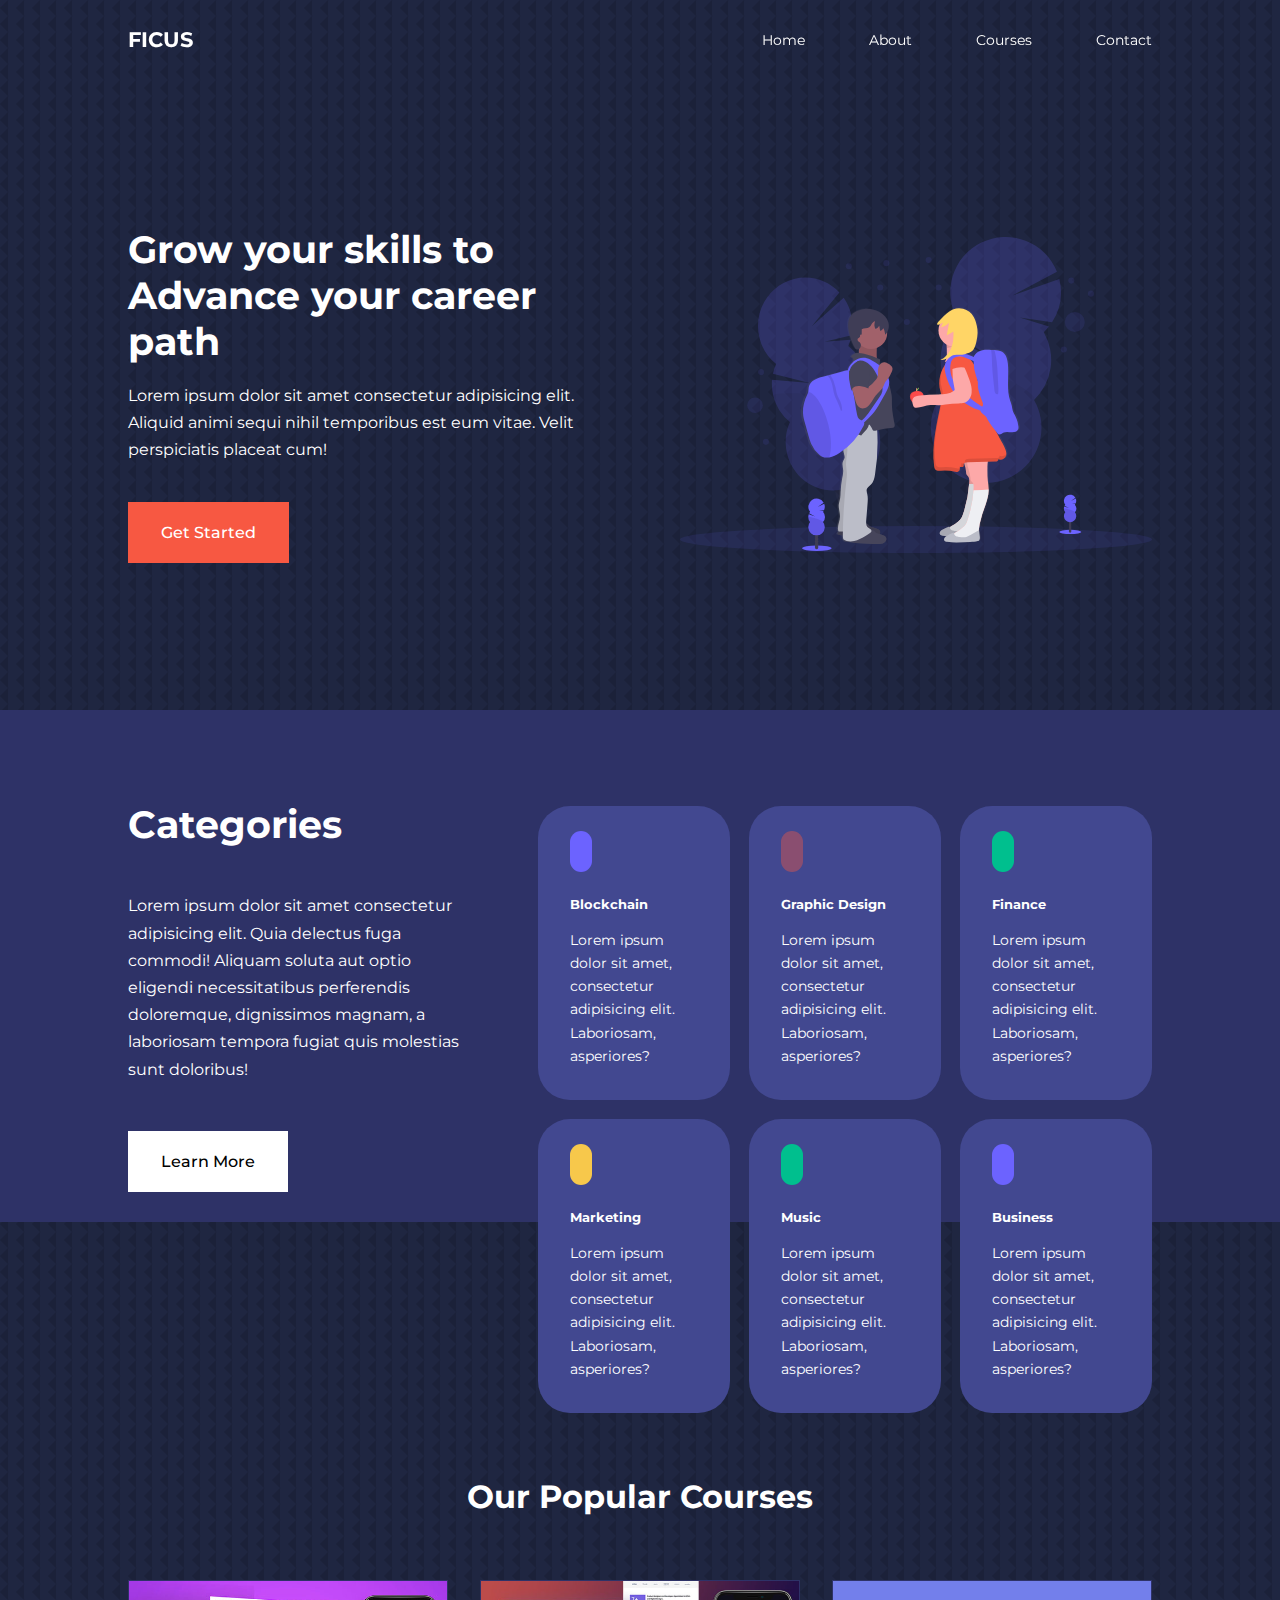
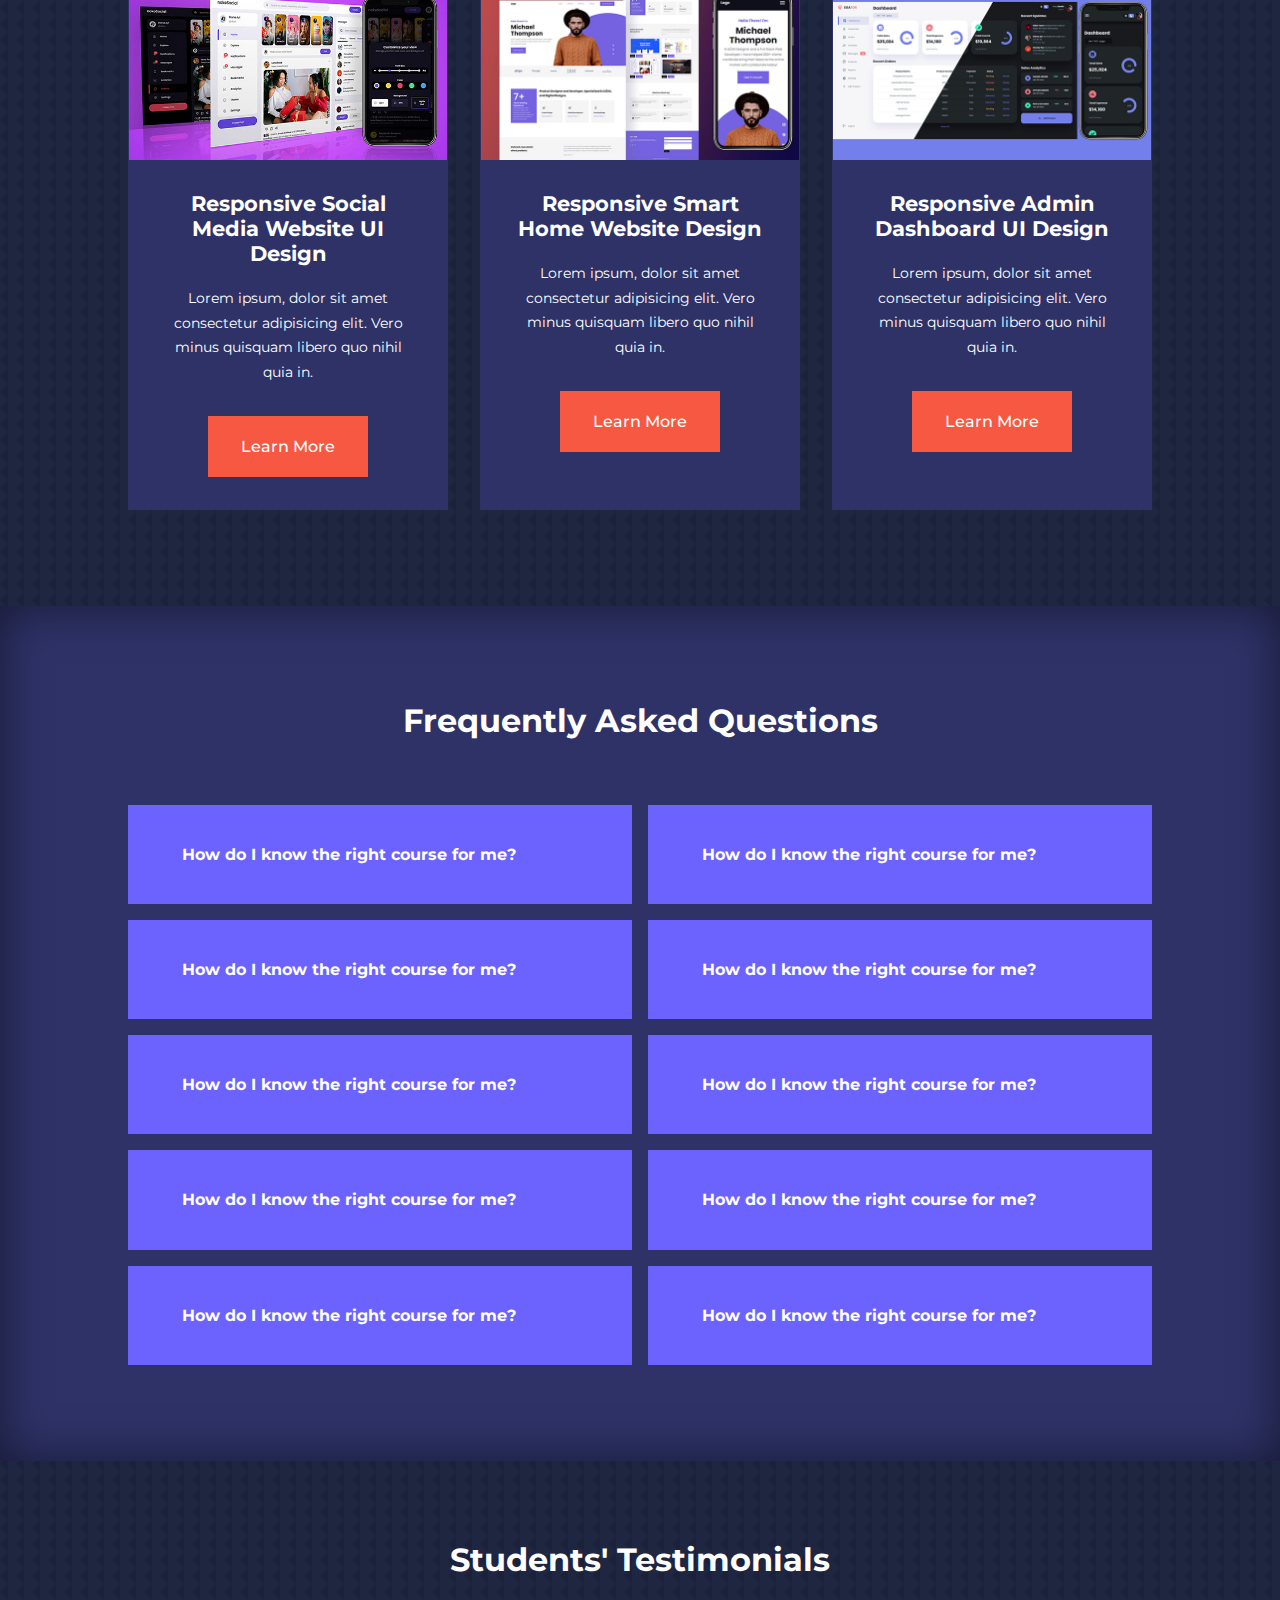
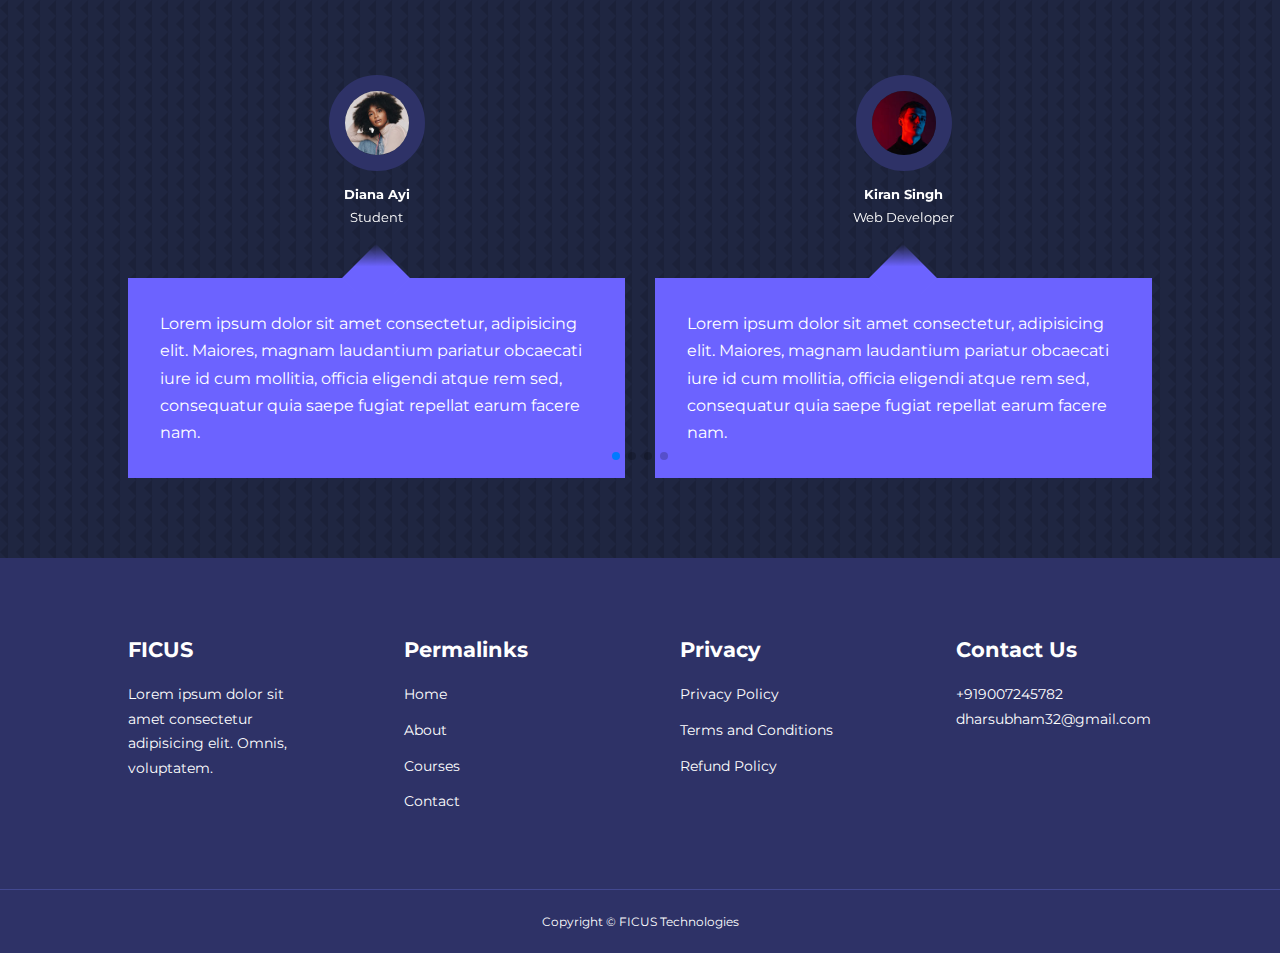
<file: index.html>
<!DOCTYPE html>
<html lang="en">
  <head>
    <meta charset="UTF-8" />
    <meta http-equiv="X-UA-Compatible" content="IE=edge" />
    <meta name="viewport" content="width=device-width, initial-scale=1.0" />
    <title>Responsive MUltipage Using HTML, CSS, JS</title>

    <!-- ====FAVICON ICON=========== -->
    <link rel="shortcut icon" href="lappi.ico" />
    <!--iconscout    cdn-->
    <link
      rel="stylesheet"
      href="https://unicons.iconscout.com/release/v4.0.0/css/line.css"
    />
    <!--Google font-->
    <link rel="preconnect" href="https://fonts.googleapis.com" />
    <link rel="preconnect" href="https://fonts.gstatic.com" crossorigin />
    <link
      href="https://fonts.googleapis.com/css2?family=Montserrat:wght@300;400;500;600;700;800;900&display=swap"
      rel="stylesheet"
    />

    <!--swiper js -------------->
    <link
      rel="stylesheet"
      href="https://cdn.jsdelivr.net/npm/swiper@8/swiper-bundle.min.css"
    />

    <link rel="stylesheet" href="./css/style.css" />

    <style>
      body {
        background-image: url("./images/bg-texture.png");
      }
    </style>
  </head>
  <body>
    <nav>
      <div class="container nav__container">
        <a href="index.html"><h4>FICUS</h4></a>
        <ul class="nav__menu">
          <li><a href="index.html">Home</a></li>
          <li><a href="about.html">About</a></li>
          <li><a href="courses.html">Courses</a></li>
          <li><a href="contact.html">Contact</a></li>
        </ul>

        <button id="open-menu-btn"><i class="uil uil-bars"></i></button>
        <button id="close-menu-btn"><i class="uil uil-multiply"></i></button>
      </div>
    </nav>

    <!--header section--------------------->
    <header>
      <div class="container header__container">
        <div class="header__left">
          <h1>Grow your skills to Advance your career path</h1>
          <p>
            Lorem ipsum dolor sit amet consectetur adipisicing elit. Aliquid
            animi sequi nihil temporibus est eum vitae. Velit perspiciatis
            placeat cum!
          </p>
          <a href="courses.html" class="btn btn-primary">Get Started</a>
        </div>
        <div class="header__right">
          <div class="header__right-image">
            <img src="./images/header.svg" alt="header" />
          </div>
        </div>
      </div>
    </header>

    <!--catagories section--------------------->
    <section class="categories">
      <div class="container categories__container">
        <div class="categories__left">
          <h1>Categories</h1>
          <p>
            Lorem ipsum dolor sit amet consectetur adipisicing elit. Quia
            delectus fuga commodi! Aliquam soluta aut optio eligendi
            necessitatibus perferendis doloremque, dignissimos magnam, a
            laboriosam tempora fugiat quis molestias sunt doloribus!
          </p>

          <a href="#" class="btn">Learn More</a>
        </div>
        <div class="categories__right">
          <article class="category">
            <span class="category__icon"><i class="uil uil-bitcoin"></i></span>
            <h5>Blockchain</h5>
            <p>
              Lorem ipsum dolor sit amet, consectetur adipisicing elit.
              Laboriosam, asperiores?
            </p>
          </article>
          <article class="category">
            <span class="category__icon"><i class="uil uil-palette"></i></span>
            <h5>Graphic Design</h5>
            <p>
              Lorem ipsum dolor sit amet, consectetur adipisicing elit.
              Laboriosam, asperiores?
            </p>
          </article>
          <article class="category">
            <span class="category__icon"
              ><i class="uil uil-chart-line"></i
            ></span>
            <h5>Finance</h5>
            <p>
              Lorem ipsum dolor sit amet, consectetur adipisicing elit.
              Laboriosam, asperiores?
            </p>
          </article>
          <article class="category">
            <span class="category__icon"
              ><i class="uil uil-megaphone"></i
            ></span>
            <h5>Marketing</h5>
            <p>
              Lorem ipsum dolor sit amet, consectetur adipisicing elit.
              Laboriosam, asperiores?
            </p>
          </article>
          <article class="category">
            <span class="category__icon"><i class="uil uil-music"></i></span>
            <h5>Music</h5>
            <p>
              Lorem ipsum dolor sit amet, consectetur adipisicing elit.
              Laboriosam, asperiores?
            </p>
          </article>
          <article class="category">
            <span class="category__icon"
              ><i class="uil uil-money-insert"></i
            ></span>
            <h5>Business</h5>
            <p>
              Lorem ipsum dolor sit amet, consectetur adipisicing elit.
              Laboriosam, asperiores?
            </p>
          </article>
        </div>
      </div>
    </section>

    <!-- courses section-->

    <section class="courses">
      <h2>Our Popular Courses</h2>
      <div class="container courses__container">
        <article class="course">
          <div class="course__image">
            <img src="./images/course1.jpg" alt="course1" />
          </div>
          <div class="course__info">
            <h4>Responsive Social Media Website UI Design</h4>
            <p>
              Lorem ipsum, dolor sit amet consectetur adipisicing elit. Vero
              minus quisquam libero quo nihil quia in.
            </p>
            <a href="courses.html" class="btn btn-primary">Learn More</a>
          </div>
        </article>

        <article class="course">
          <div class="course__image">
            <img src="./images/course2.jpg" alt="course1" />
          </div>
          <div class="course__info">
            <h4>Responsive Smart Home Website Design</h4>
            <p>
              Lorem ipsum, dolor sit amet consectetur adipisicing elit. Vero
              minus quisquam libero quo nihil quia in.
            </p>
            <a href="courses.html" class="btn btn-primary">Learn More</a>
          </div>
        </article>

        <article class="course">
          <div class="course__image">
            <img src="./images/course3.jpg" alt="course1" />
          </div>
          <div class="course__info">
            <h4>Responsive Admin Dashboard UI Design</h4>
            <p>
              Lorem ipsum, dolor sit amet consectetur adipisicing elit. Vero
              minus quisquam libero quo nihil quia in.
            </p>
            <a href="courses.html" class="btn btn-primary">Learn More</a>
          </div>
        </article>
      </div>
    </section>

    <!--=============FAQS===============-->

    <section class="faqs">
      <h2>Frequently Asked Questions</h2>
      <div class="container faqs__container">
        <article class="faq">
          <div class="faq__icon"><i class="uil uil-plus"></i></div>
          <div class="question__answer">
            <h4>How do I know the right course for me?</h4>
            <p>
              Lorem, ipsum dolor sit amet consectetur adipisicing elit. Atque
              asperiores officiis molestiae necessitatibus soluta similique
              saepe eum id omnis? Ratione, aspernatur placeat vel at
              necessitatibus quasi. Saepe dicta culpa tempore.
            </p>
          </div>
        </article>

        <article class="faq">
          <div class="faq__icon"><i class="uil uil-plus"></i></div>
          <div class="question__answer">
            <h4>How do I know the right course for me?</h4>
            <p>
              Lorem, ipsum dolor sit amet consectetur adipisicing elit. Atque
              asperiores officiis molestiae necessitatibus soluta similique
              saepe eum id omnis? Ratione, aspernatur placeat vel at
              necessitatibus quasi. Saepe dicta culpa tempore.
            </p>
          </div>
        </article>

        <article class="faq">
          <div class="faq__icon"><i class="uil uil-plus"></i></div>
          <div class="question__answer">
            <h4>How do I know the right course for me?</h4>
            <p>
              Lorem, ipsum dolor sit amet consectetur adipisicing elit. Atque
              asperiores officiis molestiae necessitatibus soluta similique
              saepe eum id omnis? Ratione, aspernatur placeat vel at
              necessitatibus quasi. Saepe dicta culpa tempore.
            </p>
          </div>
        </article>

        <article class="faq">
          <div class="faq__icon"><i class="uil uil-plus"></i></div>
          <div class="question__answer">
            <h4>How do I know the right course for me?</h4>
            <p>
              Lorem, ipsum dolor sit amet consectetur adipisicing elit. Atque
              asperiores officiis molestiae necessitatibus soluta similique
              saepe eum id omnis? Ratione, aspernatur placeat vel at
              necessitatibus quasi. Saepe dicta culpa tempore.
            </p>
          </div>
        </article>

        <article class="faq">
          <div class="faq__icon"><i class="uil uil-plus"></i></div>
          <div class="question__answer">
            <h4>How do I know the right course for me?</h4>
            <p>
              Lorem, ipsum dolor sit amet consectetur adipisicing elit. Atque
              asperiores officiis molestiae necessitatibus soluta similique
              saepe eum id omnis? Ratione, aspernatur placeat vel at
              necessitatibus quasi. Saepe dicta culpa tempore.
            </p>
          </div>
        </article>

        <article class="faq">
          <div class="faq__icon"><i class="uil uil-plus"></i></div>
          <div class="question__answer">
            <h4>How do I know the right course for me?</h4>
            <p>
              Lorem, ipsum dolor sit amet consectetur adipisicing elit. Atque
              asperiores officiis molestiae necessitatibus soluta similique
              saepe eum id omnis? Ratione, aspernatur placeat vel at
              necessitatibus quasi. Saepe dicta culpa tempore.
            </p>
          </div>
        </article>

        <article class="faq">
          <div class="faq__icon"><i class="uil uil-plus"></i></div>
          <div class="question__answer">
            <h4>How do I know the right course for me?</h4>
            <p>
              Lorem, ipsum dolor sit amet consectetur adipisicing elit. Atque
              asperiores officiis molestiae necessitatibus soluta similique
              saepe eum id omnis? Ratione, aspernatur placeat vel at
              necessitatibus quasi. Saepe dicta culpa tempore.
            </p>
          </div>
        </article>

        <article class="faq">
          <div class="faq__icon"><i class="uil uil-plus"></i></div>
          <div class="question__answer">
            <h4>How do I know the right course for me?</h4>
            <p>
              Lorem, ipsum dolor sit amet consectetur adipisicing elit. Atque
              asperiores officiis molestiae necessitatibus soluta similique
              saepe eum id omnis? Ratione, aspernatur placeat vel at
              necessitatibus quasi. Saepe dicta culpa tempore.
            </p>
          </div>
        </article>

        <article class="faq">
          <div class="faq__icon"><i class="uil uil-plus"></i></div>
          <div class="question__answer">
            <h4>How do I know the right course for me?</h4>
            <p>
              Lorem, ipsum dolor sit amet consectetur adipisicing elit. Atque
              asperiores officiis molestiae necessitatibus soluta similique
              saepe eum id omnis? Ratione, aspernatur placeat vel at
              necessitatibus quasi. Saepe dicta culpa tempore.
            </p>
          </div>
        </article>

        <article class="faq">
          <div class="faq__icon"><i class="uil uil-plus"></i></div>
          <div class="question__answer">
            <h4>How do I know the right course for me?</h4>
            <p>
              Lorem, ipsum dolor sit amet consectetur adipisicing elit. Atque
              asperiores officiis molestiae necessitatibus soluta similique
              saepe eum id omnis? Ratione, aspernatur placeat vel at
              necessitatibus quasi. Saepe dicta culpa tempore.
            </p>
          </div>
        </article>
      </div>
    </section>

    <!--Testimonial section-->

    <section class="container testimonials__container swiper mySwiper">
      <h2>Students' Testimonials</h2>
      <div class="swiper-wrapper">
        <article class="testimonial swiper-slide">
          <div class="avatar">
            <img src="./images/avatar1.jpg" alt="avatar1" />
          </div>
          <div class="testimonial__info">
            <h5>Diana Ayi</h5>
            <small>Student</small>
          </div>
          <div class="testimonial__body">
            <p>
              Lorem ipsum dolor sit amet consectetur, adipisicing elit. Maiores,
              magnam laudantium pariatur obcaecati iure id cum mollitia, officia
              eligendi atque rem sed, consequatur quia saepe fugiat repellat
              earum facere nam.
            </p>
          </div>
        </article>
        <article class="testimonial swiper-slide">
          <div class="avatar">
            <img src="./images/avatar2.jpg" alt="avatar1" />
          </div>
          <div class="testimonial__info">
            <h5>Kiran Singh</h5>
            <small>Web Developer</small>
          </div>
          <div class="testimonial__body">
            <p>
              Lorem ipsum dolor sit amet consectetur, adipisicing elit. Maiores,
              magnam laudantium pariatur obcaecati iure id cum mollitia, officia
              eligendi atque rem sed, consequatur quia saepe fugiat repellat
              earum facere nam.
            </p>
          </div>
        </article>
        <article class="testimonial swiper-slide">
          <div class="avatar">
            <img src="./images/avatar3.jpg" alt="avatar1" />
          </div>
          <div class="testimonial__info">
            <h5>Farida Jalal</h5>
            <small>FE Developer</small>
          </div>
          <div class="testimonial__body">
            <p>
              Lorem ipsum dolor sit amet consectetur, adipisicing elit. Maiores,
              magnam laudantium pariatur obcaecati iure id cum mollitia, officia
              eligendi atque rem sed, consequatur quia saepe fugiat repellat
              earum facere nam.
            </p>
          </div>
        </article>
        <article class="testimonial swiper-slide">
          <div class="avatar">
            <img src="./images/avatar4.jpg" alt="avatar1" />
          </div>
          <div class="testimonial__info">
            <h5>Sheldon Cooper</h5>
            <small>BlockChain Developer</small>
          </div>
          <div class="testimonial__body">
            <p>
              Lorem ipsum dolor sit amet consectetur, adipisicing elit. Maiores,
              magnam laudantium pariatur obcaecati iure id cum mollitia, officia
              eligendi atque rem sed, consequatur quia saepe fugiat repellat
              earum facere nam.
            </p>
          </div>
        </article>
        <article class="testimonial swiper-slide">
          <div class="avatar">
            <img src="./images/avatar5.jpg" alt="avatar1" />
          </div>
          <div class="testimonial__info">
            <h5>Penny</h5>
            <small>Model</small>
          </div>
          <div class="testimonial__body">
            <p>
              Lorem ipsum dolor sit amet consectetur, adipisicing elit. Maiores,
              magnam laudantium pariatur obcaecati iure id cum mollitia, officia
              eligendi atque rem sed, consequatur quia saepe fugiat repellat
              earum facere nam.
            </p>
          </div>
        </article>
      </div>
      <div class="swiper-pagination"></div>
    </section>

    <!--===footer section==============-->

    <footer class="footer">
      <div class="container footer__container">
        <div class="footer__1">
          <a href="index.html" class="footer__logo"><h4>FICUS</h4></a>
          <p>
            Lorem ipsum dolor sit amet consectetur adipisicing elit. Omnis,
            voluptatem.
          </p>
        </div>

        <div class="footer__2">
          <h4>Permalinks</h4>
          <ul class="permalinks">
            <li><a href="index.html">Home</a></li>
            <li><a href="about.html">About</a></li>
            <li><a href="courses.html">Courses</a></li>
            <li><a href="contact.html">Contact</a></li>
          </ul>
        </div>

        <div class="footer__3">
          <h4>Privacy</h4>
          <ul class="privacy">
            <li><a href="#">Privacy Policy</a></li>
            <li><a href="#">Terms and Conditions</a></li>
            <li><a href="#">Refund Policy</a></li>
          </ul>
        </div>

        <div class="footer__4">
          <h4>Contact Us</h4>
          <div>
            <p>+919007245782</p>
            <p>dharsubham32@gmail.com</p>
          </div>
          <ul class="footer__socials">
            <li>
              <a href="#"><i class="uil uil-facebook"></i></a>
            </li>
            <li>
              <a href="#"><i class="uil uil-twitter"></i></a>
            </li>
            <li>
              <a href="#"><i class="uil uil-linkedin"></i></a>
            </li>
            <li>
              <a href="#"><i class="uil uil-github"></i></a>
            </li>
          </ul>
        </div>
      </div>
      <div class="footer__copyright">
        <small> Copyright &copy; FICUS Technologies </small>
      </div>
    </footer>

    <!--Javascript========================-->
    <script src="https://cdn.jsdelivr.net/npm/swiper@8/swiper-bundle.min.js"></script>

    <script src="./js/main.js"></script>
    <script>
      var swiper = new Swiper(".mySwiper", {
        slidesPerView: 1,
        spaceBetween: 30,
        pagination: {
          el: ".swiper-pagination",
          clickable: true,
        },
        // when window width is >= 600px

        breakpoints: {
          600: {
            slidesPerView: 2,
          },
        },
      });
    </script>
  </body>
</html>
</file>
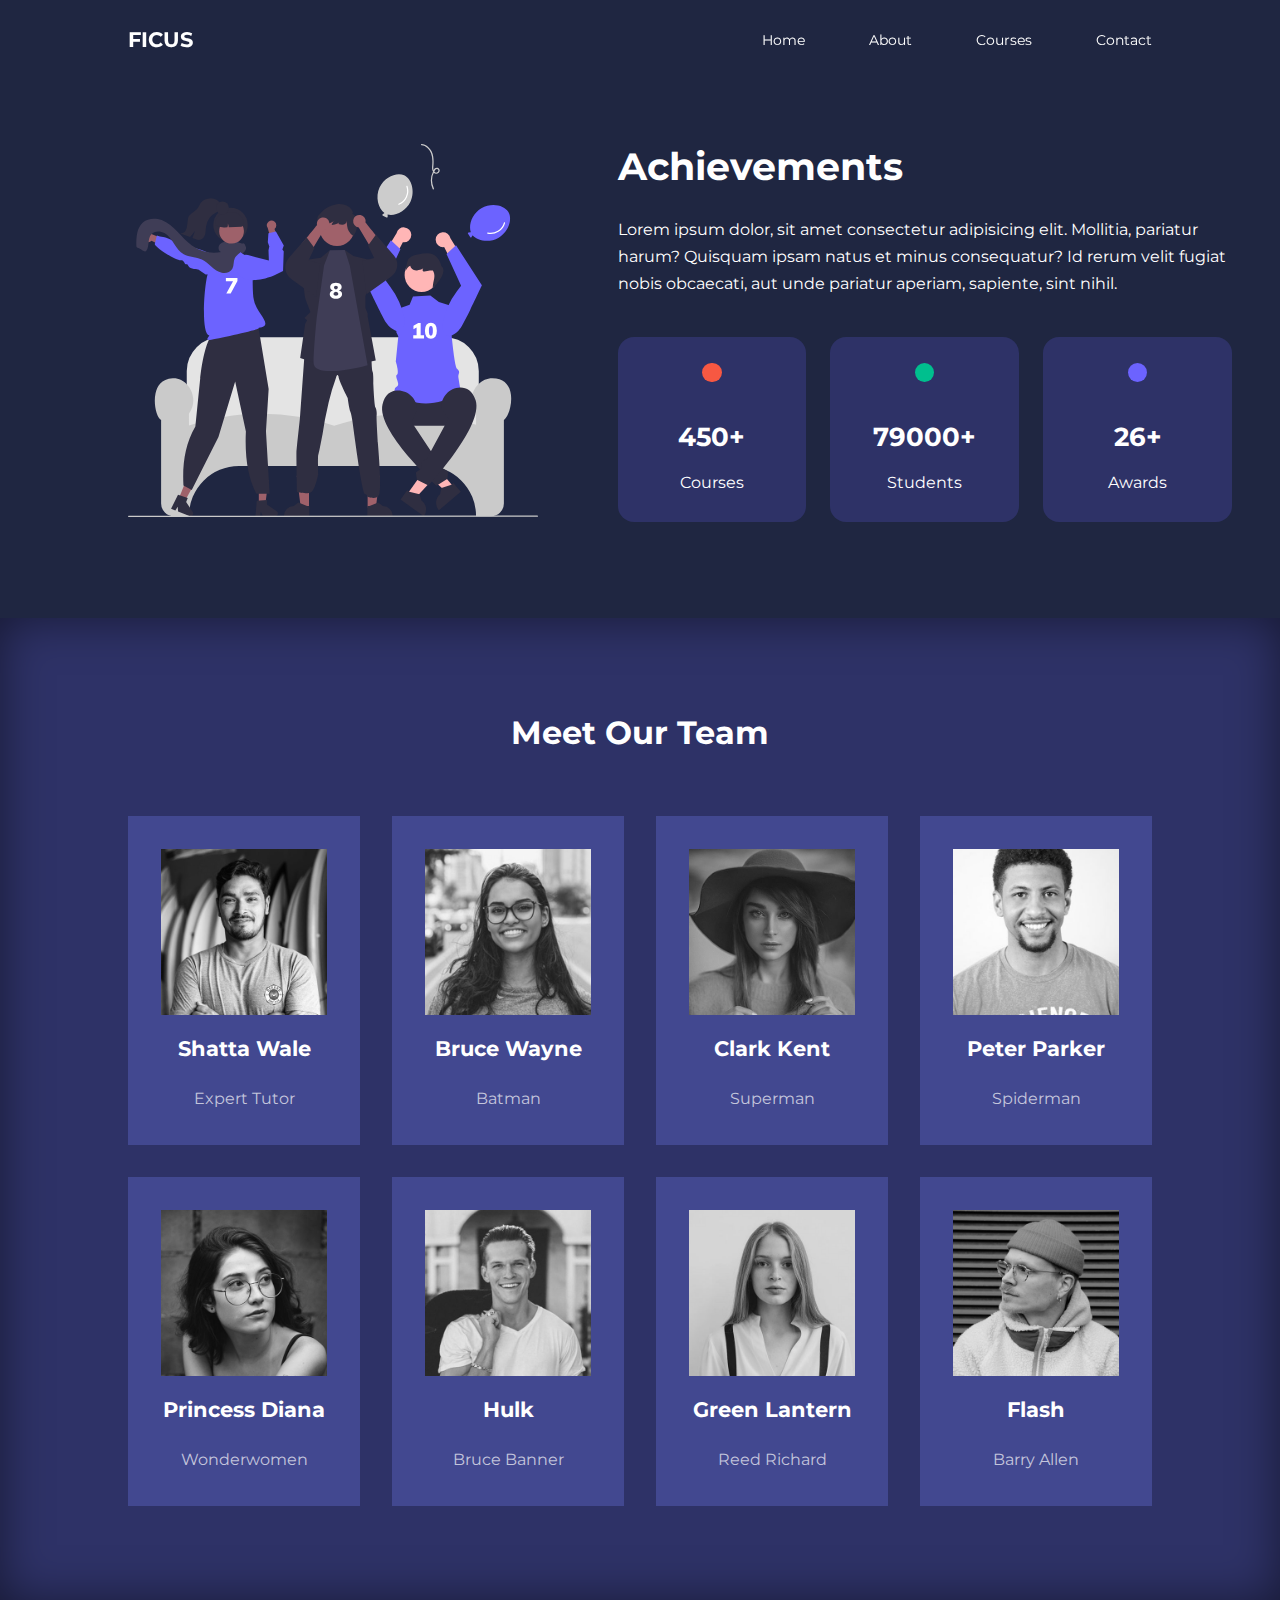
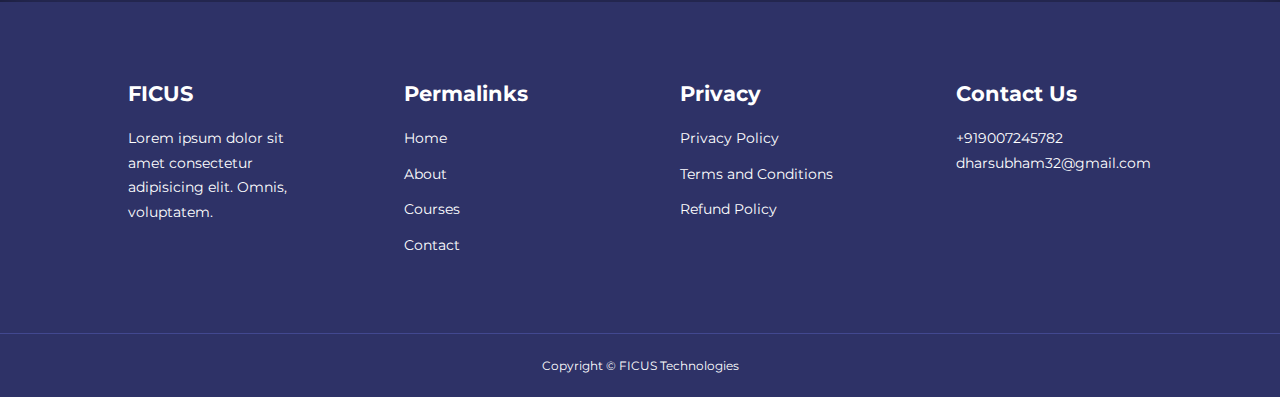
<file: about.html>
<!DOCTYPE html>
<html lang="en">
  <head>
    <meta charset="UTF-8" />
    <meta http-equiv="X-UA-Compatible" content="IE=edge" />
    <meta name="viewport" content="width=device-width, initial-scale=1.0" />
    <title>Responsive MUltipage Using HTML, CSS, JS</title>
    <!--iconscout    cdn-->
    <link
      rel="stylesheet"
      href="https://unicons.iconscout.com/release/v4.0.0/css/line.css"
    />
    <!--Google font-->
    <link rel="preconnect" href="https://fonts.googleapis.com" />
    <link rel="preconnect" href="https://fonts.gstatic.com" crossorigin />
    <link
      href="https://fonts.googleapis.com/css2?family=Montserrat:wght@300;400;500;600;700;800;900&display=swap"
      rel="stylesheet"
    />

    <style>
      body {
        background-image: url("./images/bg-texture.png");
      }
    </style>

    <link rel="stylesheet" href="./css/style.css" />
    <link rel="stylesheet" href="./css/about.css" />
  </head>
  <body>
    <nav>
      <div class="container nav__container">
        <a href="index.html"><h4>FICUS</h4></a>
        <ul class="nav__menu">
          <li><a href="index.html">Home</a></li>
          <li><a href="about.html">About</a></li>
          <li><a href="courses.html">Courses</a></li>
          <li><a href="contact.html">Contact</a></li>
        </ul>

        <button id="open-menu-btn"><i class="uil uil-bars"></i></button>
        <button id="close-menu-btn"><i class="uil uil-multiply"></i></button>
      </div>
    </nav>

    <!-- achievement section -->

    <section class="about__achievements">
      <div class="container about__achievements-container">
        <div class="about__achievements-left">
          <img src="./images/about achievements.svg" alt="about ach" />
        </div>
        <div class="about__achievements-right">
          <h1>Achievements</h1>
          <p>
            Lorem ipsum dolor, sit amet consectetur adipisicing elit. Mollitia,
            pariatur harum? Quisquam ipsam natus et minus consequatur? Id rerum
            velit fugiat nobis obcaecati, aut unde pariatur aperiam, sapiente,
            sint nihil.
          </p>

          <div class="achievements__cards">
            <article class="achievement__card">
              <span class="achievement__icon">
                <i class="uil uil-video"></i>
              </span>
              <h3>450+</h3>
              <p>Courses</p>
            </article>
            <article class="achievement__card">
              <span class="achievement__icon">
                <i class="uil uil-book-reader"></i>
              </span>
              <h3>79000+</h3>
              <p>Students</p>
            </article>
            <article class="achievement__card">
              <span class="achievement__icon">
                <i class="uil uil-trophy"></i>
              </span>
              <h3>26+</h3>
              <p>Awards</p>
            </article>
          </div>
        </div>
      </div>
    </section>

    <!-- ==========our team============ -->

    <section class="team">
      <h2>Meet Our Team</h2>
      <div class="container team__container">
        <article class="team__member">
          <div class="team__member-image">
            <img src="./images/tm1.jpg" alt="tm1" />
          </div>
          <div class="team__member-info">
            <h4>Shatta Wale</h4>
            <p>Expert Tutor</p>
          </div>
          <div class="team__member-socials">
            <a href="https://instagram.com" target="_blank"
              ><i class="uil uil-instagram"></i
            ></a>
            <a href="https://twitter.com" target="_blank"
              ><i class="uil uil-twitter"></i
            ></a>
            <a href="https://linkedin.com" target="_blank"
              ><i class="uil uil-linkedin"></i
            ></a>
          </div>
        </article>

        <article class="team__member">
          <div class="team__member-image">
            <img src="./images/tm2.jpg" alt="tm1" />
          </div>
          <div class="team__member-info">
            <h4>Bruce Wayne</h4>
            <p>Batman</p>
          </div>
          <div class="team__member-socials">
            <a href="https://instagram.com" target="_blank"
              ><i class="uil uil-instagram"></i
            ></a>
            <a href="https://twitter.com" target="_blank"
              ><i class="uil uil-twitter"></i
            ></a>
            <a href="https://linkedin.com" target="_blank"
              ><i class="uil uil-linkedin"></i
            ></a>
          </div>
        </article>

        <article class="team__member">
          <div class="team__member-image">
            <img src="./images/tm3.jpg" alt="tm1" />
          </div>
          <div class="team__member-info">
            <h4>Clark Kent</h4>
            <p>Superman</p>
          </div>
          <div class="team__member-socials">
            <a href="https://instagram.com" target="_blank"
              ><i class="uil uil-instagram"></i
            ></a>
            <a href="https://twitter.com" target="_blank"
              ><i class="uil uil-twitter"></i
            ></a>
            <a href="https://linkedin.com" target="_blank"
              ><i class="uil uil-linkedin"></i
            ></a>
          </div>
        </article>
        <article class="team__member">
          <div class="team__member-image">
            <img src="./images/tm4.jpg" alt="tm1" />
          </div>
          <div class="team__member-info">
            <h4>Peter Parker</h4>
            <p>Spiderman</p>
          </div>
          <div class="team__member-socials">
            <a href="https://instagram.com" target="_blank"
              ><i class="uil uil-instagram"></i
            ></a>
            <a href="https://twitter.com" target="_blank"
              ><i class="uil uil-twitter"></i
            ></a>
            <a href="https://linkedin.com" target="_blank"
              ><i class="uil uil-linkedin"></i
            ></a>
          </div>
        </article>
        <article class="team__member">
          <div class="team__member-image">
            <img src="./images/tm5.jpg" alt="tm1" />
          </div>
          <div class="team__member-info">
            <h4>Princess Diana</h4>
            <p>Wonderwomen</p>
          </div>
          <div class="team__member-socials">
            <a href="https://instagram.com" target="_blank"
              ><i class="uil uil-instagram"></i
            ></a>
            <a href="https://twitter.com" target="_blank"
              ><i class="uil uil-twitter"></i
            ></a>
            <a href="https://linkedin.com" target="_blank"
              ><i class="uil uil-linkedin"></i
            ></a>
          </div>
        </article>
        <article class="team__member">
          <div class="team__member-image">
            <img src="./images/tm6.jpg" alt="tm1" />
          </div>
          <div class="team__member-info">
            <h4>Hulk</h4>
            <p>Bruce Banner</p>
          </div>
          <div class="team__member-socials">
            <a href="https://instagram.com" target="_blank"
              ><i class="uil uil-instagram"></i
            ></a>
            <a href="https://twitter.com" target="_blank"
              ><i class="uil uil-twitter"></i
            ></a>
            <a href="https://linkedin.com" target="_blank"
              ><i class="uil uil-linkedin"></i
            ></a>
          </div>
        </article>
        <article class="team__member">
          <div class="team__member-image">
            <img src="./images/tm7.jpg" alt="tm1" />
          </div>
          <div class="team__member-info">
            <h4>Green Lantern</h4>
            <p>Reed Richard</p>
          </div>
          <div class="team__member-socials">
            <a href="https://instagram.com" target="_blank"
              ><i class="uil uil-instagram"></i
            ></a>
            <a href="https://twitter.com" target="_blank"
              ><i class="uil uil-twitter"></i
            ></a>
            <a href="https://linkedin.com" target="_blank"
              ><i class="uil uil-linkedin"></i
            ></a>
          </div>
        </article>
        <article class="team__member">
          <div class="team__member-image">
            <img src="./images/tm8.jpg" alt="tm1" />
          </div>
          <div class="team__member-info">
            <h4>Flash</h4>
            <p>Barry Allen</p>
          </div>
          <div class="team__member-socials">
            <a href="https://instagram.com" target="_blank"
              ><i class="uil uil-instagram"></i
            ></a>
            <a href="https://twitter.com" target="_blank"
              ><i class="uil uil-twitter"></i
            ></a>
            <a href="https://linkedin.com" target="_blank"
              ><i class="uil uil-linkedin"></i
            ></a>
          </div>
        </article>
      </div>
    </section>

    <!--===footer section==============-->

    <footer class="footer">
      <div class="container footer__container">
        <div class="footer__1">
          <a href="index.html" class="footer__logo"><h4>FICUS</h4></a>
          <p>
            Lorem ipsum dolor sit amet consectetur adipisicing elit. Omnis,
            voluptatem.
          </p>
        </div>

        <div class="footer__2">
          <h4>Permalinks</h4>
          <ul class="permalinks">
            <li><a href="index.html">Home</a></li>
            <li><a href="about.html">About</a></li>
            <li><a href="courses.html">Courses</a></li>
            <li><a href="contact.html">Contact</a></li>
          </ul>
        </div>

        <div class="footer__3">
          <h4>Privacy</h4>
          <ul class="privacy">
            <li><a href="#">Privacy Policy</a></li>
            <li><a href="#">Terms and Conditions</a></li>
            <li><a href="#">Refund Policy</a></li>
          </ul>
        </div>

        <div class="footer__4">
          <h4>Contact Us</h4>
          <div>
            <p>+919007245782</p>
            <p>dharsubham32@gmail.com</p>
          </div>
          <ul class="footer__socials">
            <li>
              <a href="#"><i class="uil uil-facebook"></i></a>
            </li>
            <li>
              <a href="#"><i class="uil uil-twitter"></i></a>
            </li>
            <li>
              <a href="#"><i class="uil uil-linkedin"></i></a>
            </li>
            <li>
              <a href="#"><i class="uil uil-github"></i></a>
            </li>
          </ul>
        </div>
      </div>
      <div class="footer__copyright">
        <small> Copyright &copy; FICUS Technologies </small>
      </div>
    </footer>

    <!--Javascript========================-->

    <script src="./js/main.js"></script>
  </body>
</html>
</file>
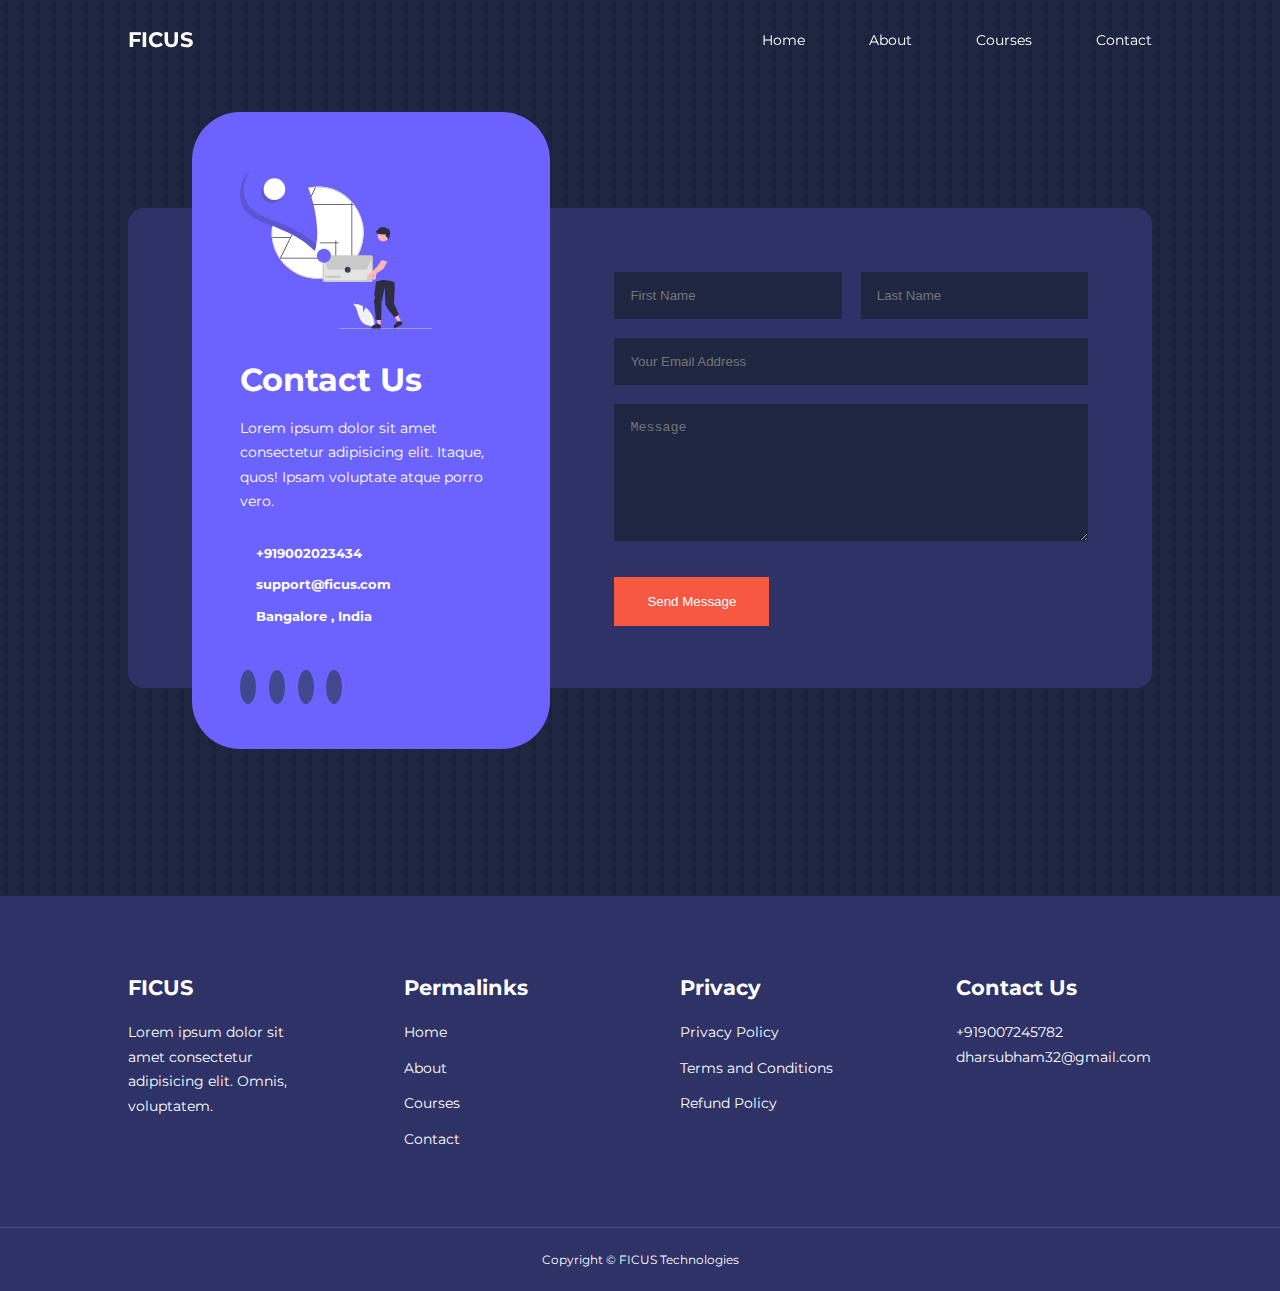
<file: contact.html>
<!DOCTYPE html>
<html lang="en">
  <head>
    <meta charset="UTF-8" />
    <meta http-equiv="X-UA-Compatible" content="IE=edge" />
    <meta name="viewport" content="width=device-width, initial-scale=1.0" />
    <title>Responsive MUltipage Using HTML, CSS, JS</title>
    <!--iconscout    cdn-->
    <link
      rel="stylesheet"
      href="https://unicons.iconscout.com/release/v4.0.0/css/line.css"
    />
    <!--Google font-->
    <link rel="preconnect" href="https://fonts.googleapis.com" />
    <link rel="preconnect" href="https://fonts.gstatic.com" crossorigin />
    <link
      href="https://fonts.googleapis.com/css2?family=Montserrat:wght@300;400;500;600;700;800;900&display=swap"
      rel="stylesheet"
    />

    <link rel="stylesheet" href="./css/style.css" />
    <link rel="stylesheet" href="./css/contact.css" />
    <style>
      .courses {
        margin-top: 1rem;
      }
    </style>

    <style>
      body {
        background-image: url("./images/bg-texture.png");
      }
    </style>
  </head>
  <body>
    <nav>
      <div class="container nav__container">
        <a href="index.html"><h4>FICUS</h4></a>
        <ul class="nav__menu">
          <li><a href="index.html">Home</a></li>
          <li><a href="about.html">About</a></li>
          <li><a href="courses.html">Courses</a></li>
          <li><a href="contact.html">Contact</a></li>
        </ul>

        <button id="open-menu-btn"><i class="uil uil-bars"></i></button>
        <button id="close-menu-btn"><i class="uil uil-multiply"></i></button>
      </div>
    </nav>

    <section class="contact">
      <div class="container contact__container">
        <aside class="contact__aside">
          <div class="aside__image">
            <img src="./images/contact.svg" alt="" />
          </div>
          <h2>Contact Us</h2>
          <p>
            Lorem ipsum dolor sit amet consectetur adipisicing elit. Itaque,
            quos! Ipsam voluptate atque porro vero.
          </p>
          <ul class="contact__details">
            <li>
              <i class="uil uil-phone-times"></i>
              <h5>+919002023434</h5>
            </li>
            <li>
              <i class="uil uil-envelope"></i>
              <h5>support@ficus.com</h5>
            </li>
            <li>
              <i class="uil uil-location-point"></i>
              <h5>Bangalore , India</h5>
            </li>
          </ul>

          <ul class="contact__socials">
            <li>
              <a href="https://facebook.com">
                <i class="uil uil-facebook-f"></i
              ></a>
            </li>
            <li>
              <a href="https://instagram.com">
                <i class="uil uil-instagram"></i
              ></a>
            </li>
            <li>
              <a href="https://twitter.com"> <i class="uil uil-twitter"></i></a>
            </li>
            <li>
              <a href="https://linkedin.com">
                <i class="uil uil-linkedin-alt"></i
              ></a>
            </li>
          </ul>
        </aside>

        <form
          action="https://formspree.io/f/mdojkdwl"
          method="POST"
          class="contact__form"
        >
          <div class="form__name">
            <input
              type="text"
              name="First Name"
              placeholder="First Name"
              required
            />
            <input
              type="text"
              name="Last Name"
              placeholder="Last Name"
              required
            />
          </div>
          <input
            type="email"
            name="Email Address"
            placeholder="Your Email Address"
            required
          />
          <textarea
            name="Message"
            rows="7"
            placeholder="Message"
            required
          ></textarea>
          <button type="submit" class="btn btn-primary">Send Message</button>
        </form>
      </div>
    </section>

    <!--===footer section==============-->

    <footer class="footer">
      <div class="container footer__container">
        <div class="footer__1">
          <a href="index.html" class="footer__logo"><h4>FICUS</h4></a>
          <p>
            Lorem ipsum dolor sit amet consectetur adipisicing elit. Omnis,
            voluptatem.
          </p>
        </div>

        <div class="footer__2">
          <h4>Permalinks</h4>
          <ul class="permalinks">
            <li><a href="index.html">Home</a></li>
            <li><a href="about.html">About</a></li>
            <li><a href="courses.html">Courses</a></li>
            <li><a href="contact.html">Contact</a></li>
          </ul>
        </div>

        <div class="footer__3">
          <h4>Privacy</h4>
          <ul class="privacy">
            <li><a href="#">Privacy Policy</a></li>
            <li><a href="#">Terms and Conditions</a></li>
            <li><a href="#">Refund Policy</a></li>
          </ul>
        </div>

        <div class="footer__4">
          <h4>Contact Us</h4>
          <div>
            <p>+919007245782</p>
            <p>dharsubham32@gmail.com</p>
          </div>
          <ul class="footer__socials">
            <li>
              <a href="#"><i class="uil uil-facebook"></i></a>
            </li>
            <li>
              <a href="#"><i class="uil uil-twitter"></i></a>
            </li>
            <li>
              <a href="#"><i class="uil uil-linkedin"></i></a>
            </li>
            <li>
              <a href="#"><i class="uil uil-github"></i></a>
            </li>
          </ul>
        </div>
      </div>
      <div class="footer__copyright">
        <small> Copyright &copy; FICUS Technologies </small>
      </div>
    </footer>

    <!--Javascript========================-->

    <script src="./js/main.js"></script>
  </body>
</html>
</file>
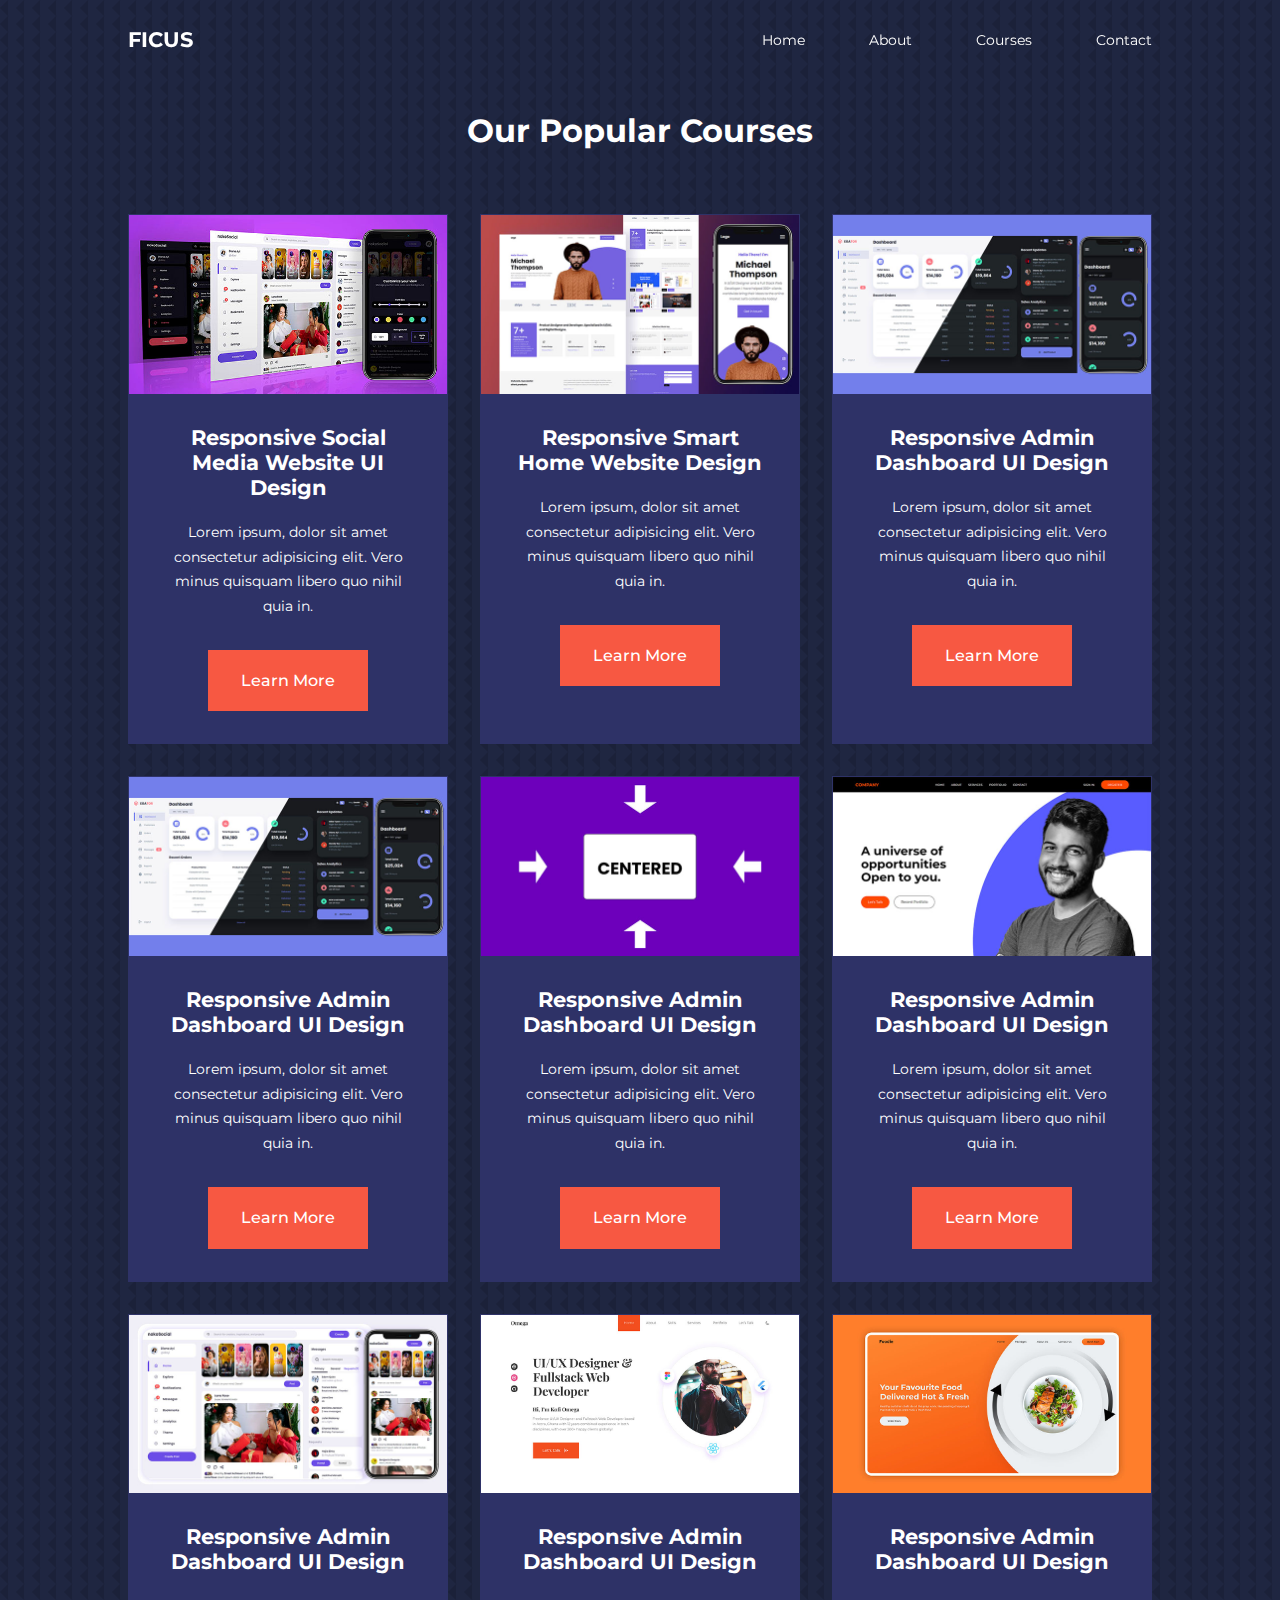
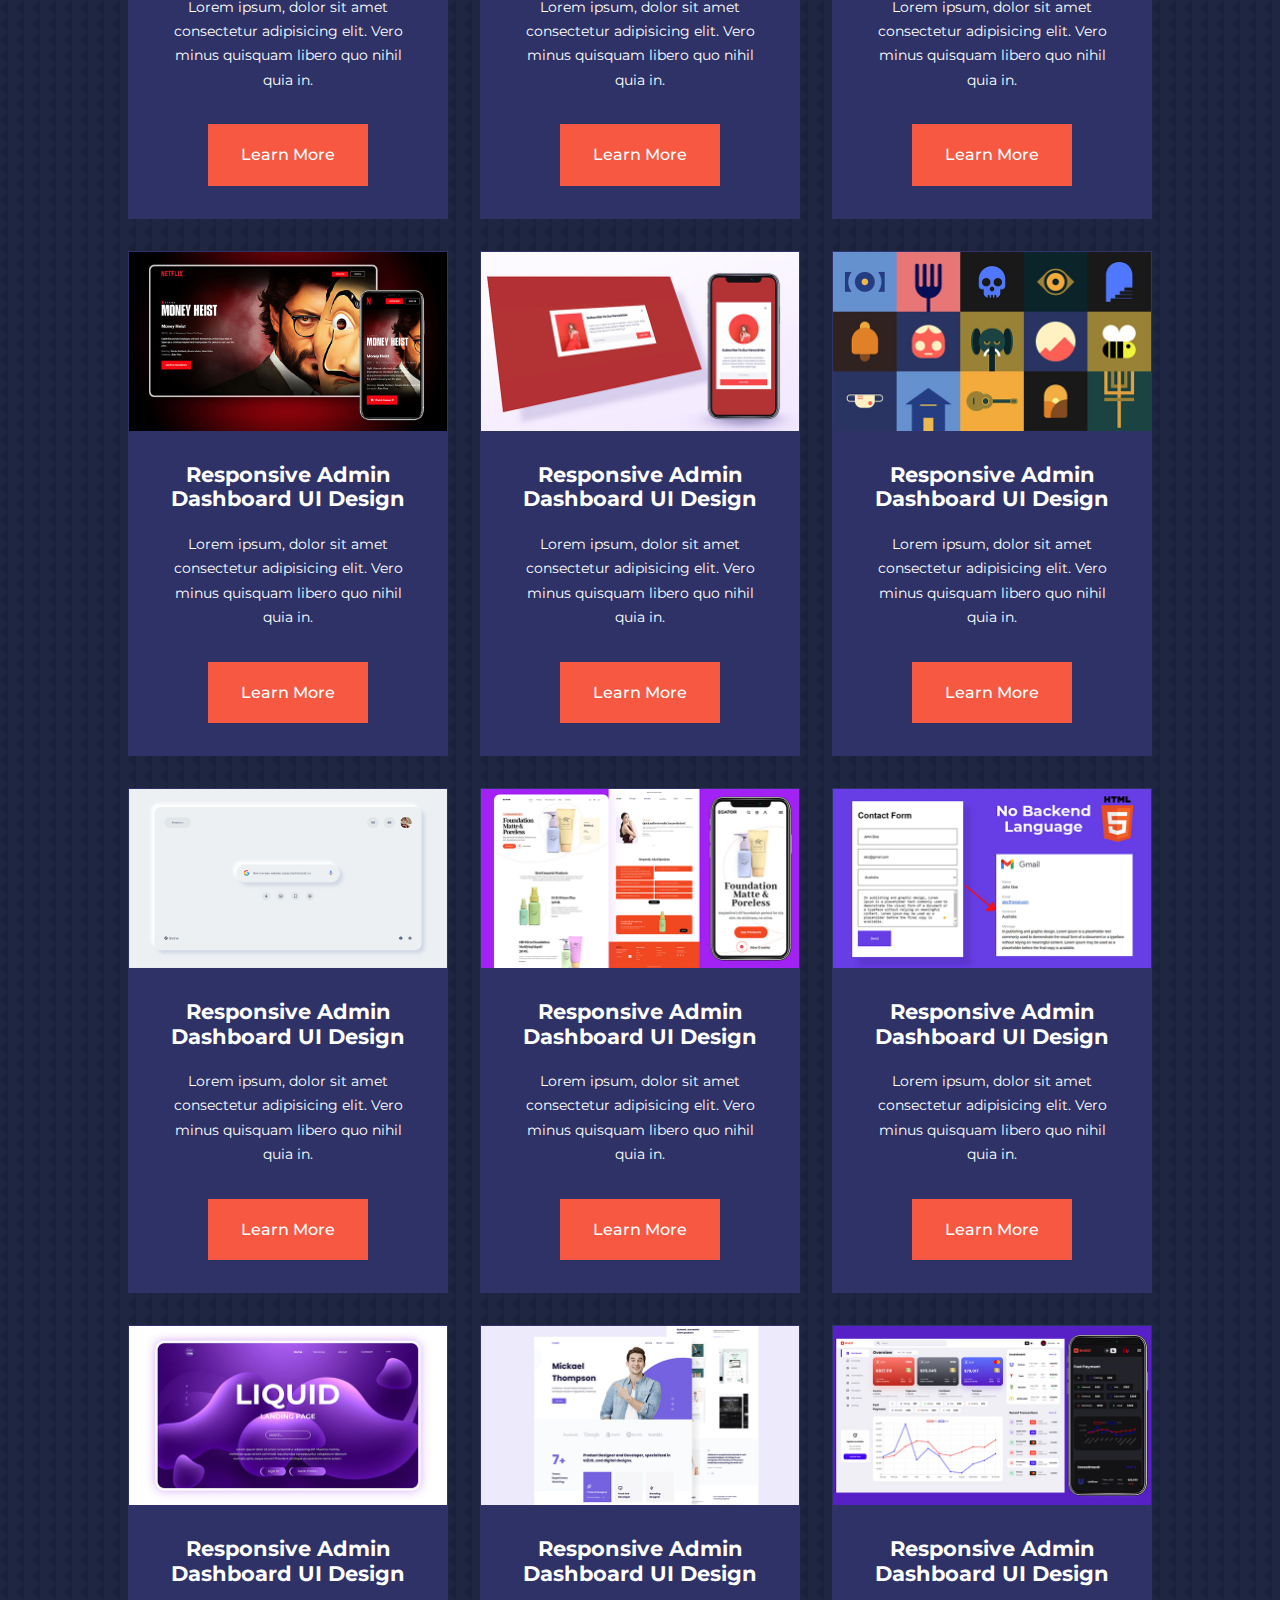
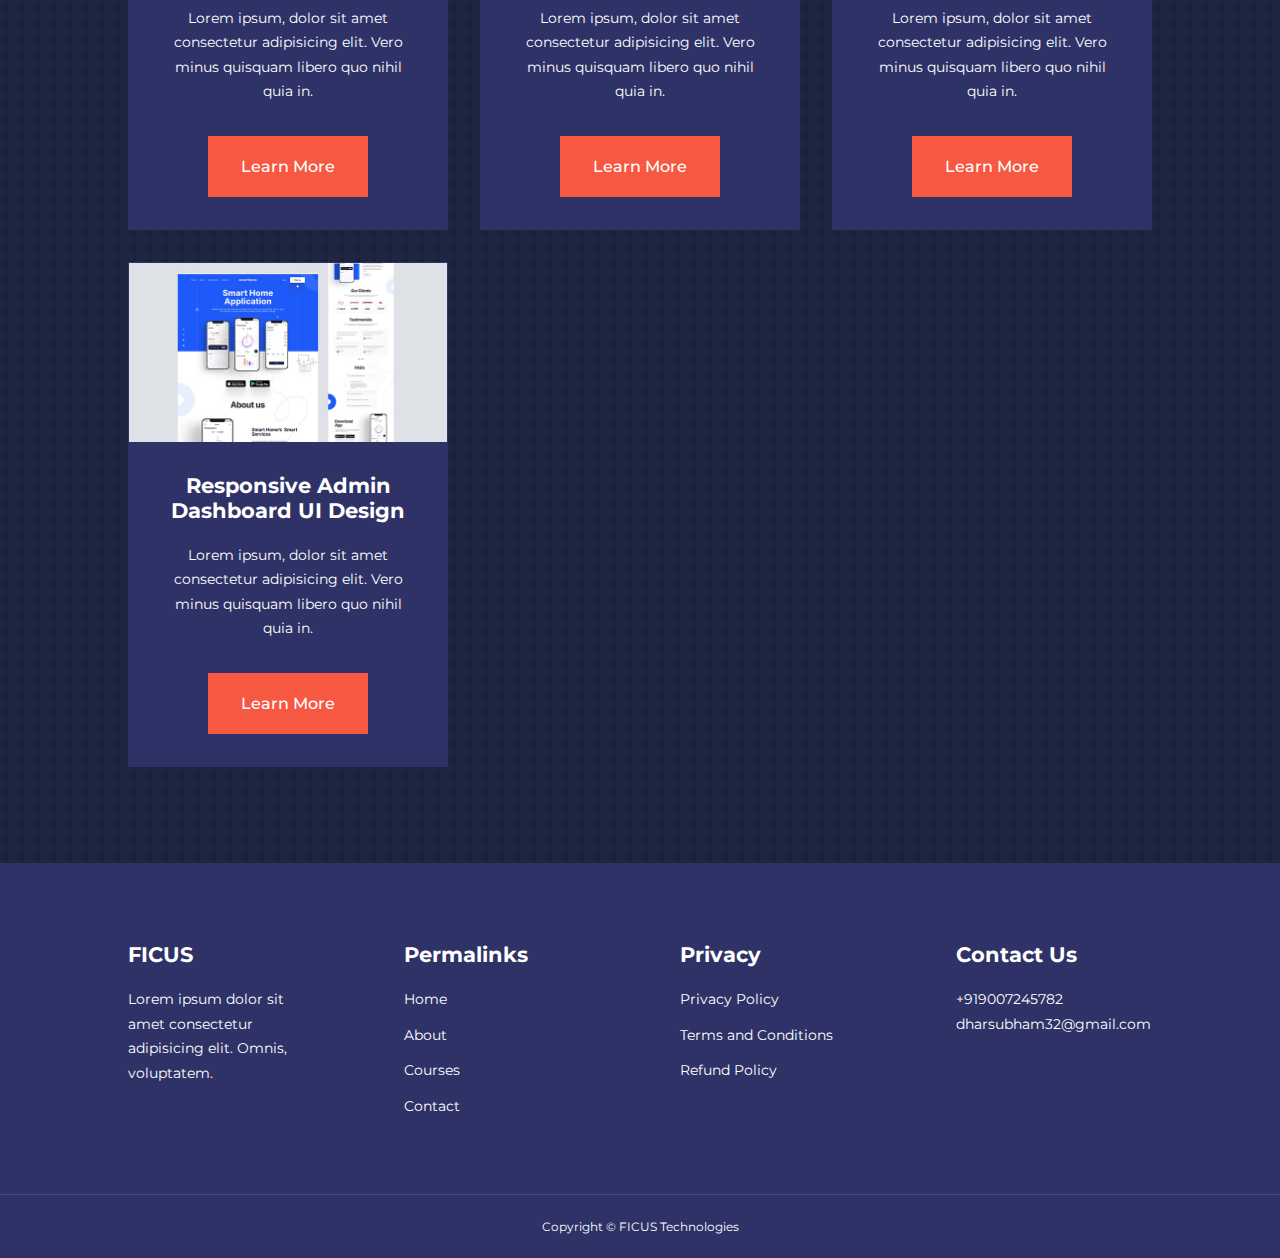
<file: courses.html>
<!DOCTYPE html>
<html lang="en">
  <head>
    <meta charset="UTF-8" />
    <meta http-equiv="X-UA-Compatible" content="IE=edge" />
    <meta name="viewport" content="width=device-width, initial-scale=1.0" />
    <title>Responsive MUltipage Using HTML, CSS, JS</title>
    <!--iconscout    cdn-->
    <link
      rel="stylesheet"
      href="https://unicons.iconscout.com/release/v4.0.0/css/line.css"
    />
    <!--Google font-->
    <link rel="preconnect" href="https://fonts.googleapis.com" />
    <link rel="preconnect" href="https://fonts.gstatic.com" crossorigin />
    <link
      href="https://fonts.googleapis.com/css2?family=Montserrat:wght@300;400;500;600;700;800;900&display=swap"
      rel="stylesheet"
    />

    <link rel="stylesheet" href="./css/style.css" />
    <style>
      .courses {
        margin-top: 1rem;
      }
    </style>

    <style>
      body {
        background-image: url("./images/bg-texture.png");
      }
    </style>
  </head>
  <body>
    <nav>
      <div class="container nav__container">
        <a href="index.html"><h4>FICUS</h4></a>
        <ul class="nav__menu">
          <li><a href="index.html">Home</a></li>
          <li><a href="about.html">About</a></li>
          <li><a href="courses.html">Courses</a></li>
          <li><a href="contact.html">Contact</a></li>
        </ul>

        <button id="open-menu-btn"><i class="uil uil-bars"></i></button>
        <button id="close-menu-btn"><i class="uil uil-multiply"></i></button>
      </div>
    </nav>

    <section class="courses">
      <h2>Our Popular Courses</h2>
      <div class="container courses__container">
        <article class="course">
          <div class="course__image">
            <img src="./images/course1.jpg" alt="course1" />
          </div>
          <div class="course__info">
            <h4>Responsive Social Media Website UI Design</h4>
            <p>
              Lorem ipsum, dolor sit amet consectetur adipisicing elit. Vero
              minus quisquam libero quo nihil quia in.
            </p>
            <a href="courses.html" class="btn btn-primary">Learn More</a>
          </div>
        </article>

        <article class="course">
          <div class="course__image">
            <img src="./images/course2.jpg" alt="course1" />
          </div>
          <div class="course__info">
            <h4>Responsive Smart Home Website Design</h4>
            <p>
              Lorem ipsum, dolor sit amet consectetur adipisicing elit. Vero
              minus quisquam libero quo nihil quia in.
            </p>
            <a href="courses.html" class="btn btn-primary">Learn More</a>
          </div>
        </article>

        <article class="course">
          <div class="course__image">
            <img src="./images/course3.jpg" alt="course1" />
          </div>
          <div class="course__info">
            <h4>Responsive Admin Dashboard UI Design</h4>
            <p>
              Lorem ipsum, dolor sit amet consectetur adipisicing elit. Vero
              minus quisquam libero quo nihil quia in.
            </p>
            <a href="courses.html" class="btn btn-primary">Learn More</a>
          </div>
        </article>

        <article class="course">
          <div class="course__image">
            <img src="./images/course3.jpg" alt="course1" />
          </div>
          <div class="course__info">
            <h4>Responsive Admin Dashboard UI Design</h4>
            <p>
              Lorem ipsum, dolor sit amet consectetur adipisicing elit. Vero
              minus quisquam libero quo nihil quia in.
            </p>
            <a href="courses.html" class="btn btn-primary">Learn More</a>
          </div>
        </article>

        <article class="course">
          <div class="course__image">
            <img src="./images/course4.jpg" alt="course1" />
          </div>
          <div class="course__info">
            <h4>Responsive Admin Dashboard UI Design</h4>
            <p>
              Lorem ipsum, dolor sit amet consectetur adipisicing elit. Vero
              minus quisquam libero quo nihil quia in.
            </p>
            <a href="courses.html" class="btn btn-primary">Learn More</a>
          </div>
        </article>

        <article class="course">
          <div class="course__image">
            <img src="./images/course5.jpg" alt="course1" />
          </div>
          <div class="course__info">
            <h4>Responsive Admin Dashboard UI Design</h4>
            <p>
              Lorem ipsum, dolor sit amet consectetur adipisicing elit. Vero
              minus quisquam libero quo nihil quia in.
            </p>
            <a href="courses.html" class="btn btn-primary">Learn More</a>
          </div>
        </article>

        <article class="course">
          <div class="course__image">
            <img src="./images/course6.jpg" alt="course1" />
          </div>
          <div class="course__info">
            <h4>Responsive Admin Dashboard UI Design</h4>
            <p>
              Lorem ipsum, dolor sit amet consectetur adipisicing elit. Vero
              minus quisquam libero quo nihil quia in.
            </p>
            <a href="courses.html" class="btn btn-primary">Learn More</a>
          </div>
        </article>

        <article class="course">
          <div class="course__image">
            <img src="./images/course7.jpg" alt="course1" />
          </div>
          <div class="course__info">
            <h4>Responsive Admin Dashboard UI Design</h4>
            <p>
              Lorem ipsum, dolor sit amet consectetur adipisicing elit. Vero
              minus quisquam libero quo nihil quia in.
            </p>
            <a href="courses.html" class="btn btn-primary">Learn More</a>
          </div>
        </article>

        <article class="course">
          <div class="course__image">
            <img src="./images/course8.jpg" alt="course1" />
          </div>
          <div class="course__info">
            <h4>Responsive Admin Dashboard UI Design</h4>
            <p>
              Lorem ipsum, dolor sit amet consectetur adipisicing elit. Vero
              minus quisquam libero quo nihil quia in.
            </p>
            <a href="courses.html" class="btn btn-primary">Learn More</a>
          </div>
        </article>

        <article class="course">
          <div class="course__image">
            <img src="./images/course9.jpg" alt="course1" />
          </div>
          <div class="course__info">
            <h4>Responsive Admin Dashboard UI Design</h4>
            <p>
              Lorem ipsum, dolor sit amet consectetur adipisicing elit. Vero
              minus quisquam libero quo nihil quia in.
            </p>
            <a href="courses.html" class="btn btn-primary">Learn More</a>
          </div>
        </article>

        <article class="course">
          <div class="course__image">
            <img src="./images/course10.jpg" alt="course1" />
          </div>
          <div class="course__info">
            <h4>Responsive Admin Dashboard UI Design</h4>
            <p>
              Lorem ipsum, dolor sit amet consectetur adipisicing elit. Vero
              minus quisquam libero quo nihil quia in.
            </p>
            <a href="courses.html" class="btn btn-primary">Learn More</a>
          </div>
        </article>

        <article class="course">
          <div class="course__image">
            <img src="./images/course11.jpg" alt="course1" />
          </div>
          <div class="course__info">
            <h4>Responsive Admin Dashboard UI Design</h4>
            <p>
              Lorem ipsum, dolor sit amet consectetur adipisicing elit. Vero
              minus quisquam libero quo nihil quia in.
            </p>
            <a href="courses.html" class="btn btn-primary">Learn More</a>
          </div>
        </article>

        <article class="course">
          <div class="course__image">
            <img src="./images/course12.jpg" alt="course1" />
          </div>
          <div class="course__info">
            <h4>Responsive Admin Dashboard UI Design</h4>
            <p>
              Lorem ipsum, dolor sit amet consectetur adipisicing elit. Vero
              minus quisquam libero quo nihil quia in.
            </p>
            <a href="courses.html" class="btn btn-primary">Learn More</a>
          </div>
        </article>

        <article class="course">
          <div class="course__image">
            <img src="./images/course13.jpg" alt="course1" />
          </div>
          <div class="course__info">
            <h4>Responsive Admin Dashboard UI Design</h4>
            <p>
              Lorem ipsum, dolor sit amet consectetur adipisicing elit. Vero
              minus quisquam libero quo nihil quia in.
            </p>
            <a href="courses.html" class="btn btn-primary">Learn More</a>
          </div>
        </article>

        <article class="course">
          <div class="course__image">
            <img src="./images/course14.jpg" alt="course1" />
          </div>
          <div class="course__info">
            <h4>Responsive Admin Dashboard UI Design</h4>
            <p>
              Lorem ipsum, dolor sit amet consectetur adipisicing elit. Vero
              minus quisquam libero quo nihil quia in.
            </p>
            <a href="courses.html" class="btn btn-primary">Learn More</a>
          </div>
        </article>

        <article class="course">
          <div class="course__image">
            <img src="./images/course15.jpg" alt="course1" />
          </div>
          <div class="course__info">
            <h4>Responsive Admin Dashboard UI Design</h4>
            <p>
              Lorem ipsum, dolor sit amet consectetur adipisicing elit. Vero
              minus quisquam libero quo nihil quia in.
            </p>
            <a href="courses.html" class="btn btn-primary">Learn More</a>
          </div>
        </article>

        <article class="course">
          <div class="course__image">
            <img src="./images/course16.jpg" alt="course1" />
          </div>
          <div class="course__info">
            <h4>Responsive Admin Dashboard UI Design</h4>
            <p>
              Lorem ipsum, dolor sit amet consectetur adipisicing elit. Vero
              minus quisquam libero quo nihil quia in.
            </p>
            <a href="courses.html" class="btn btn-primary">Learn More</a>
          </div>
        </article>

        <article class="course">
          <div class="course__image">
            <img src="./images/course17.jpg" alt="course1" />
          </div>
          <div class="course__info">
            <h4>Responsive Admin Dashboard UI Design</h4>
            <p>
              Lorem ipsum, dolor sit amet consectetur adipisicing elit. Vero
              minus quisquam libero quo nihil quia in.
            </p>
            <a href="courses.html" class="btn btn-primary">Learn More</a>
          </div>
        </article>

        <article class="course">
          <div class="course__image">
            <img src="./images/course18.jpg" alt="course1" />
          </div>
          <div class="course__info">
            <h4>Responsive Admin Dashboard UI Design</h4>
            <p>
              Lorem ipsum, dolor sit amet consectetur adipisicing elit. Vero
              minus quisquam libero quo nihil quia in.
            </p>
            <a href="courses.html" class="btn btn-primary">Learn More</a>
          </div>
        </article>
      </div>
    </section>

    <!--===footer section==============-->

    <footer class="footer">
      <div class="container footer__container">
        <div class="footer__1">
          <a href="index.html" class="footer__logo"><h4>FICUS</h4></a>
          <p>
            Lorem ipsum dolor sit amet consectetur adipisicing elit. Omnis,
            voluptatem.
          </p>
        </div>

        <div class="footer__2">
          <h4>Permalinks</h4>
          <ul class="permalinks">
            <li><a href="index.html">Home</a></li>
            <li><a href="about.html">About</a></li>
            <li><a href="courses.html">Courses</a></li>
            <li><a href="contact.html">Contact</a></li>
          </ul>
        </div>

        <div class="footer__3">
          <h4>Privacy</h4>
          <ul class="privacy">
            <li><a href="#">Privacy Policy</a></li>
            <li><a href="#">Terms and Conditions</a></li>
            <li><a href="#">Refund Policy</a></li>
          </ul>
        </div>

        <div class="footer__4">
          <h4>Contact Us</h4>
          <div>
            <p>+919007245782</p>
            <p>dharsubham32@gmail.com</p>
          </div>
          <ul class="footer__socials">
            <li>
              <a href="#"><i class="uil uil-facebook"></i></a>
            </li>
            <li>
              <a href="#"><i class="uil uil-twitter"></i></a>
            </li>
            <li>
              <a href="#"><i class="uil uil-linkedin"></i></a>
            </li>
            <li>
              <a href="#"><i class="uil uil-github"></i></a>
            </li>
          </ul>
        </div>
      </div>
      <div class="footer__copyright">
        <small> Copyright &copy; FICUS Technologies </small>
      </div>
    </footer>

    <!--Javascript========================-->

    <script src="./js/main.js"></script>
  </body>
</html>
</file>
<file: css/style.css>
* {
  margin: 0;
  padding: 0;
  border: 0;
  outline: 0;
  text-decoration: none;
  list-style: none;
  box-sizing: border-box;
}

:root {
  --color-primary: #6c63ff;
  --color-success: #00bf8e;
  --color-warning: #f7c84b;
  --color-danger: #f75842;
  --color-danger-varient: rgba(247, 88, 66, 0.4);
  --color-white: #fff;
  --color-light: rgba(255, 255, 255, 0.7);
  --color-black: #000;
  --color-bg: #1f2641;
  --color-bg1: #2e3267;
  --color-bg2: #424890;

  --contianer-width-1g: 80%;
  --container-width-md: 90%;
  --container-width-sm: 94%;

  --transition: all 400ms ease;
}

body {
  font-family: "Montserrat", sans-serif;
  line-height: 1.7;
  color: var(--color-white);
  background: var(--color-bg);
}

.container {
  width: var(--contianer-width-1g);
  margin: 0 auto;
}

section {
  padding: 6rem 0;
}

section h2 {
  text-align: center;
  margin-bottom: 4rem;
}

h1,
h2,
h3,
h4,
h5 {
  line-height: 1.2;
}

h1 {
  font-size: 2.4rem;
}

h2 {
  font-size: 2rem;
}
h3 {
  font-size: 1.6rem;
}

h4 {
  font-size: 1.3rem;
}

a {
  color: var(--color-white);
}

img {
  width: 100%;
  display: block;
  object-fit: cover;
}

.btn {
  display: inline-block;
  background: var(--color-white);
  color: var(--color-black);
  padding: 1rem 2rem;
  border: 1px solid transparent;
  font-weight: 500;
  transition: var(--transition);
}

.btn:hover {
  background: transparent;
  color: var(--color-white);
  border-color: var(--color-white);
}

.btn-primary {
  background: var(--color-danger);
  color: var(--color-white);
}

/* navbar */

nav {
  background: transparent;
  width: 100vw;
  height: 5rem;
  position: fixed;
  top: 0;
  z-index: 11;
}
/* cchandge navbar style with javascript */
.window-scroll {
  background: var(--color-primary);
  box-shadow: 0 1rem 2rem rgba(0, 0, 0, 0.2);
  transition: var(--transition);
}

.nav__container {
  height: 5rem;
  display: flex;
  justify-content: space-between;
  align-items: center;
}

nav button {
  display: none;
}

.nav__menu {
  display: flex;
  align-items: center;
  gap: 4rem;
}

.nav__menu a {
  font-size: 0.9rem;
  transition: var(--transition);
}

.nav__menu a:hover {
  color: var(--color-bg2);
}

/* -----------header-------------- */

header {
  position: relative;
  top: 5rem;
  overflow: hidden;
  height: 70vh;
  margin-bottom: 5rem;
}

.header__container {
  display: grid;
  grid-template-columns: 1fr 1fr;
  align-items: center;
  gap: 5rem;
  height: 100%;
}

.header__left p {
  margin: 1rem 0 2.4rem;
}

/* -----------categories-------------- */

.categories {
  background: var(--color-bg1);
  height: 32rem;
}

.categories h1 {
  line-height: 1;
  margin-bottom: 3rem;
}

.categories__container {
  display: grid;
  grid-template-columns: 40% 60%;
  /* gap: 4rem; */
}

.categories__left {
  margin-right: 4rem;
}

.categories__left p {
  margin: 1rem 0 3rem;
}

.categories__right {
  display: grid;
  grid-template-columns: repeat(3, 1fr);
  gap: 1.2rem;
}

.category {
  background: var(--color-bg2);
  padding: 2rem;
  border-radius: 2rem;
  transition: var(--transition);
}

.category:hover {
  box-shadow: 0 3rem 3rem rgba(0, 0, 0, 0.3);
  z-index: 1;
}

.category:nth-child(2) .category__icon {
  background: var(--color-danger-varient);
}
.category:nth-child(3) .category__icon {
  background: var(--color-success);
}
.category:nth-child(4) .category__icon {
  background: var(--color-warning);
}
.category:nth-child(5) .category__icon {
  background: var(--color-success);
}

.category__icon {
  background: var(--color-primary);
  padding: 0.7rem;
  border-radius: 0.9rem;
}

.category h5 {
  margin: 2rem 0 1rem;
}

.category p {
  font-size: 0.85rem;
}

/* =========popular COurses=============== */

.courses {
  margin-top: 10rem;
}

.courses__container {
  display: grid;
  grid-template-columns: repeat(3, 1fr);
  gap: 2rem;
}

.course {
  background: var(--color-bg1);
  text-align: center;
  border: 1px solid transparent;
  /* border-radius: 1rem; */
  transition: var(--transition);
}

.course:hover {
  background: transparent;
  border-color: var(--color-primary);
}

.course__info {
  padding: 2rem;
}

.course__info p {
  margin: 1.2rem 0 2rem;
  font-size: 0.9rem;
}

/* =========FAQs-================== */

.faqs {
  background: var(--color-bg1);
  box-shadow: inset 0 0 3rem rgba(0, 0, 0, 0.5);
}

.faqs__container {
  display: grid;
  grid-template-columns: 1fr 1fr;
  gap: 1rem;
}

.faq {
  padding: 2rem;
  display: flex;
  align-items: center;
  gap: 1.4rem;
  height: fit-content;
  background: var(--color-primary);
  cursor: pointer;
}

.faq h4 {
  font-size: 1rem;
  line-height: 2.2;
}

.faq__icon {
  align-self: flex-start;
  font-size: 1.2rem;
}

.faq p {
  margin-top: 0.8rem;
  display: none;
}

.faq.open p {
  display: block;
}

/* testomonial============= */
.testimonials__container {
  overflow-x: hidden;
  position: relative;
  margin-bottom: 5rem;
  margin-top: 5rem;
}

.testimonial {
  padding-top: 2rem;
}

.avatar {
  width: 6rem;
  height: 6rem;
  border-radius: 50%;
  overflow: hidden;
  margin: 0 auto 1rem;
  border: 1rem solid var(--color-bg1);
}

.testimonial__info {
  text-align: center;
}

.testimonial__body {
  background: var(--color-primary);
  padding: 2rem;
  margin-top: 3rem;
  position: relative;
}

.testimonial__body::before {
  content: "";
  display: block;
  background: linear-gradient(
    135deg,
    transparent,
    var(--color-primary),
    var(--color-primary),
    var(--color-primary)
  );
  width: 3rem;
  height: 3rem;
  position: absolute;
  left: 45%;
  top: -1.5rem;
  transform: rotate(45deg);
}

/* footer section */

footer {
  background: var(--color-bg1);
  padding-top: 5rem;
  font-size: 0.9rem;
}

.footer__container {
  display: grid;
  grid-template-columns: repeat(4, 1fr);
  gap: 5rem;
}

.footer__container > div h4 {
  margin-bottom: 1.2rem;
}

.footer__1 p {
  margin: 0 0 2rem;
}

footer ul li {
  margin-bottom: 0.7rem;
}

footer ul li a:hover {
  transition: var(--transition);
  text-decoration: underline;
}

.footer__socials {
  display: flex;
  gap: 1rem;
  font-size: 1.2rem;
  margin-top: 2rem;
}

.footer__copyright {
  text-align: center;
  margin-top: 4rem;
  padding: 1.2rem 0;
  border-top: 1px solid var(--color-bg2);
}

/* =======media queries(tablet)============== */

@media screen and (max-width: 1024px) {
  .container {
    width: var(--container-width-md);
  }

  h1 {
    font-size: 2.2rem;
  }
  h2 {
    font-size: 1.7rem;
  }

  h3 {
    font-size: 1.4rem;
  }
  h4 {
    font-size: 1.2rem;
  }

  /* =======navbar============== */
  nav button {
    display: inline-block;
    background: transparent;
    font-size: 1.8rem;
    color: var(--color-white);
    cursor: pointer;
  }

  nav button#close-menu-btn {
    display: none;
  }

  .nav__menu {
    position: fixed;
    top: 5rem;
    right: 5%;
    height: fit-content;
    width: 18rem;
    flex-direction: column;
    gap: 0;
    display: none;
  }

  .nav__menu li {
    width: 100%;
    height: 5.8rem;
    animation: animateNavItems 400ms linear forwards;
    transform-origin: top right;
    opacity: 0;
  }

  .nav__menu li:nth-child(2) {
    animation-delay: 200ms;
  }

  .nav__menu li:nth-child(3) {
    animation-delay: 400ms;
  }

  .nav__menu li:nth-child(4) {
    animation-delay: 600ms;
  }

  @keyframes animateNavItems {
    0% {
      transform: rotateZ(-90deg) rotateX(90deg) scale(0.1);
    }
    100% {
      transform: rotateZ(0) rotateX(0) scale(1);
      opacity: 1;
    }
  }

  .nav__menu li a {
    background: var(--color-primary);
    box-shadow: -4rem 6rem 18rem rgba(0, 0, 0, 0.6);
    width: 100%;
    height: 100%;
    display: grid;
    place-items: center;
  }

  .nav__menu li a:hover {
    background: var(--color-bg2);
    color: var(--color-white);
  }

  /* =======header============= */
  header {
    height: 52vh;
    margin-bottom: 4rem;
  }

  .header__container {
    gap: 0;
    padding-bottom: 3rem;
  }

  /* ======category==================== */

  .categories {
    height: auto;
  }

  .categories__container {
    grid-template-columns: 1fr;
    gap: 3rem;
  }

  .categories__left {
    margin-right: 0;
  }

  /* ======popular courses==================== */

  .courses {
    margin-top: 0;
  }

  .courses__container {
    grid-template-columns: 1fr 1fr;
  }

  /* ======FAQS==================== */
  .faqs__container {
    grid-template-columns: 1fr;
  }
  .faq {
    padding: 1.5rem;
  }

  /* ======Footer==================== */
  .footer__container {
    grid-template-columns: 1fr 1fr;
  }
}

/* ======Media queries (mobile)==================== */

@media screen and (max-width: 600px) {
  .container {
    width: var(--container-width-sm);
  }

  /* ======nav menu==================== */
  .nav__menu {
    right: 3%;
  }

  /* ======header==================== */

  header {
    height: 100vh;
  }

  .header__container {
    grid-template-columns: 1fr;
    text-align: center;
    margin-top: 0;
  }

  .header__left p {
    margin-bottom: 1.3rem;
  }

  /* ======categories==================== */
  .categories__right {
    grid-template-columns: 1fr 1fr;
    gap: 0.7rem;
  }

  .category {
    padding: 1rem;
    border-radius: 1rem;
  }

  .category__icon {
    margin-top: 4px;
    display: inline-block;
  }

  /* ========popular courses============ */

  .courses__container {
    grid-template-columns: 1fr;
  }

  /* ======testmonials==================== */
  .testimonial__body {
    padding: 1.2rem;
  }

  /* ======footer==================== */
  .footer__container {
    grid-template-columns: 1fr;
    text-align: center;
    gap: 2rem;
  }

  .footer__1 p {
    margin: 1rem auto;
  }

  .footer__socials {
    justify-content: center;
  }
}
</file>
<file: css/about.css>
/* ========achievements========== */

.about__achievements {
  margin-top: 3rem;
}

.about__achievements-container {
  display: grid;
  grid-template-columns: 40% 60%;
  gap: 5rem;
}
.about__achievements-right > p {
  margin: 1.6rem 0 2.5rem;
}

.achievements__cards {
  display: grid;
  grid-template-columns: repeat(3, 1fr);
  gap: 1.5rem;
}

.achievement__card {
  background: var(--color-bg1);
  padding: 1.6rem;
  border-radius: 1rem;
  text-align: center;
  transition: var(--transition);
}

.achievement__card:hover {
  background: var(--color-bg2);
  box-shadow: 0 3rem 3rem rgba(0, 0, 0, 0.3);
}

.achievement__icon {
  background: var(--color-danger);
  padding: 0.6rem;
  border-radius: 1rem;
  display: inline-block;
  margin-bottom: 2rem;
  font-size: 2rem;
}

.achievement__card:nth-child(2) .achievement__icon {
  background: var(--color-success);
}

.achievement__card:nth-child(3) .achievement__icon {
  background: var(--color-primary);
}

.achievement__card p {
  margin-top: 1rem;
}

/* ====team ============== */

.team {
  background: var(--color-bg1);
  box-shadow: inset 0 0 3rem rgba(0, 0, 0, 0.5);
}

.team__container {
  display: grid;
  grid-template-columns: repeat(4, 1fr);
  gap: 2rem;
}

.team__member {
  background: var(--color-bg2);
  padding: 2rem;
  border: 1px solid transparent;
  transition: var(--transition);
  position: relative;
  overflow: hidden;
}

.team__member:hover {
  background: transparent;
  border-color: var(--color-primary);
}

.team__member-image img {
  filter: saturate(0);
}

.team__member:hover img {
  filter: saturate(1);
}

.team__member-info * {
  text-align: center;
  margin-top: 1.4rem;
}

.team__member-info p {
  color: var(--color-light);
}

.team__member-socials {
  position: absolute;
  top: 50%;
  transform: translateY(-50%);
  right: -100%;
  display: flex;
  flex-direction: column;
  background: var(--color-primary);
  border-radius: 1rem 0 0 1rem;
  box-shadow: -2rem 0 2rem rgba(0, 0, 0, 0.3);
  transition: var(--transition);
}

.team__member:hover .team__member-socials {
  right: 0;
}

.team__member-socials a {
  padding: 1rem;
}

/* ===========MEdia queries============== */

@media screen and (max-width: 1024px) {
  .about__achievements {
    margin-top: 2rem;
  }

  .about__achievements-container {
    grid-template-columns: 1fr;
    gap: 4rem;
  }

  .about__achievements-left {
    width: 80%;
    margin: 0 auto;
  }

  .team__container {
    grid-template-columns: repeat(3, 1fr);
    gap: 1.5rem;
  }

  .team__member {
    padding: 1rem;
  }
}

/* ===========MEdia queries(mobiles)============== */

@media screen and (max-width: 600px) {
  .achievements__cards {
    grid-template-columns: 1fr 1fr;
    gap: 0.7rem;
  }

  .team__container {
    grid-template-columns: 1fr 1fr;
    gap: 0.7rem;
  }

  .team__member {
    padding: 0;
  }

  .team__member p {
    margin-bottom: 1.5rem;
  }
}
</file>
<file: css/contact.css>
.contact__container {
  background: var(--color-bg1);
  padding: 4rem;
  display: grid;
  grid-template-columns: 40% 60%;
  gap: 4rem;
  height: 30rem;
  margin: 7rem auto;
  border-radius: 1rem;
}

/* =====aside=========== */

.contact__aside {
  background: var(--color-primary);
  padding: 3rem;
  border-radius: 3rem;
  position: relative;
  bottom: 10rem;
}

.aside__image {
  width: 12rem;
  margin-bottom: 2rem;
}

.contact__aside h2 {
  text-align: left;
  margin-bottom: 1rem;
}

.contact__aside p {
  font-size: 0.9rem;
  margin-bottom: 2rem;
}

.contact__details li {
  display: flex;
  gap: 1rem;
  align-items: center;
  margin-bottom: 1rem;
}

.contact__socials {
  display: flex;
  gap: 0.8rem;
  margin-top: 3rem;
}

.contact__socials a {
  background: var(--color-bg2);
  padding: 0.5rem;
  border-radius: 50%;
  font-size: 0.9rem;
  transition: var(--transition);
}

.contact__socials a:hover {
  background: transparent;
}


/* =============form============ */

.contact__form{
    display: flex;
    flex-direction: column;
    gap: 1.2rem;
    margin-right: 4rem;
}

.form__name{
    display: flex;
    gap: 1.2rem;

}

.contact__form input[type='text']{
    width: 50%;
}

input , textarea{
    width: 100%;
    padding: 1rem;
    background: var(--color-bg);
    color: var(--color-white);
}

.contact__form .btn{
    width: max-content;
    margin-top: 1rem;
    cursor: pointer;
}



/* =========media queries(tablets)========= */

@media screen and (max-width:1024px) {
    .contact{
        padding-bottom: 0;
    }

    .contact__container{
        gap: 1.5rem;
        margin-top: 3rem;
        height: auto;
        padding: 1.5rem;
    }

    .contact__aside{
        width: auto;
        padding: 1.5rem;
        bottom: 0;
    }

    .contact__form{
        align-self: center;
        margin-right: 1.5rem;
    }
}




/* =========media queries(phone)========= */

@media screen and (max-width:600px){
    .contact__container{
        grid-template-columns: 1fr;
        gap: 3rem;
        margin-top: 0;
        padding: 0;

    }

    .contact__form{
        margin: 0 1.5rem 3rem;
    }

    .form__name {
        flex-direction: column;

    }

    .form__name input{
        width: 100%;
    }
}
</file>
